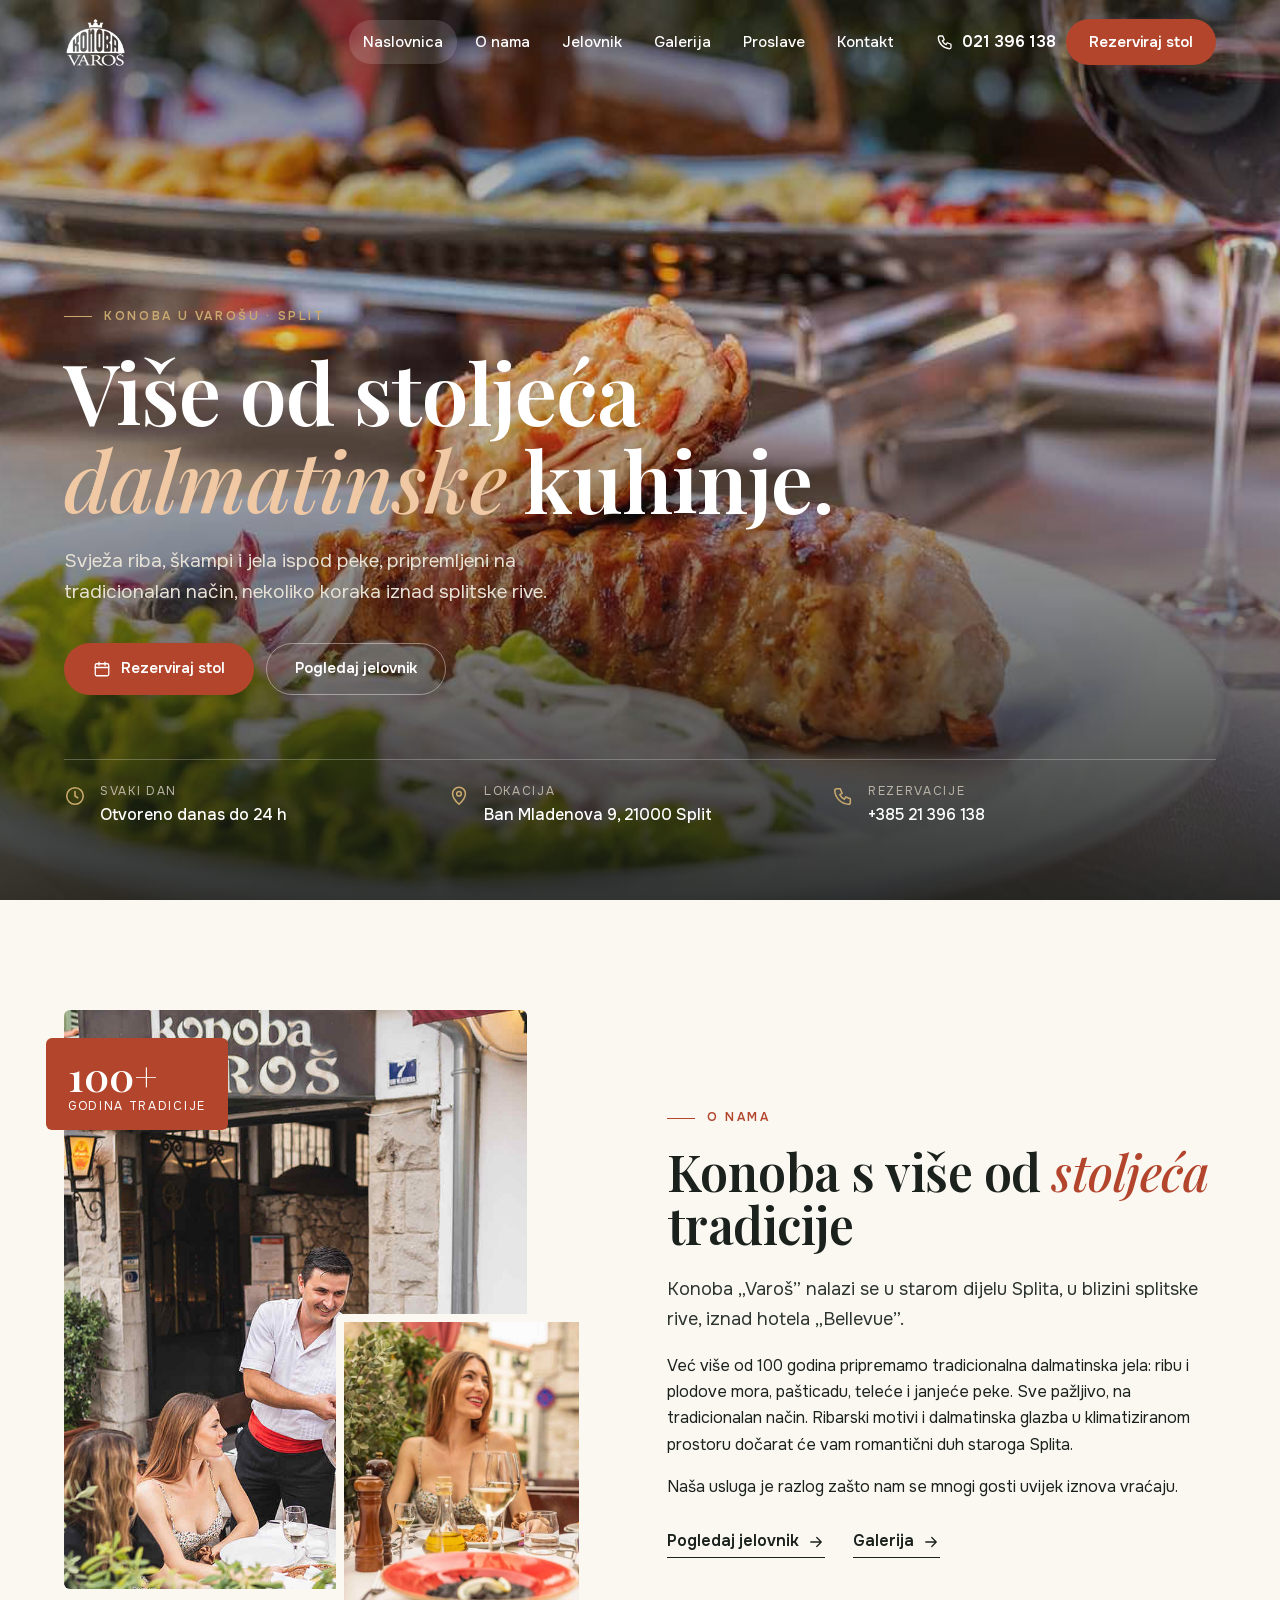
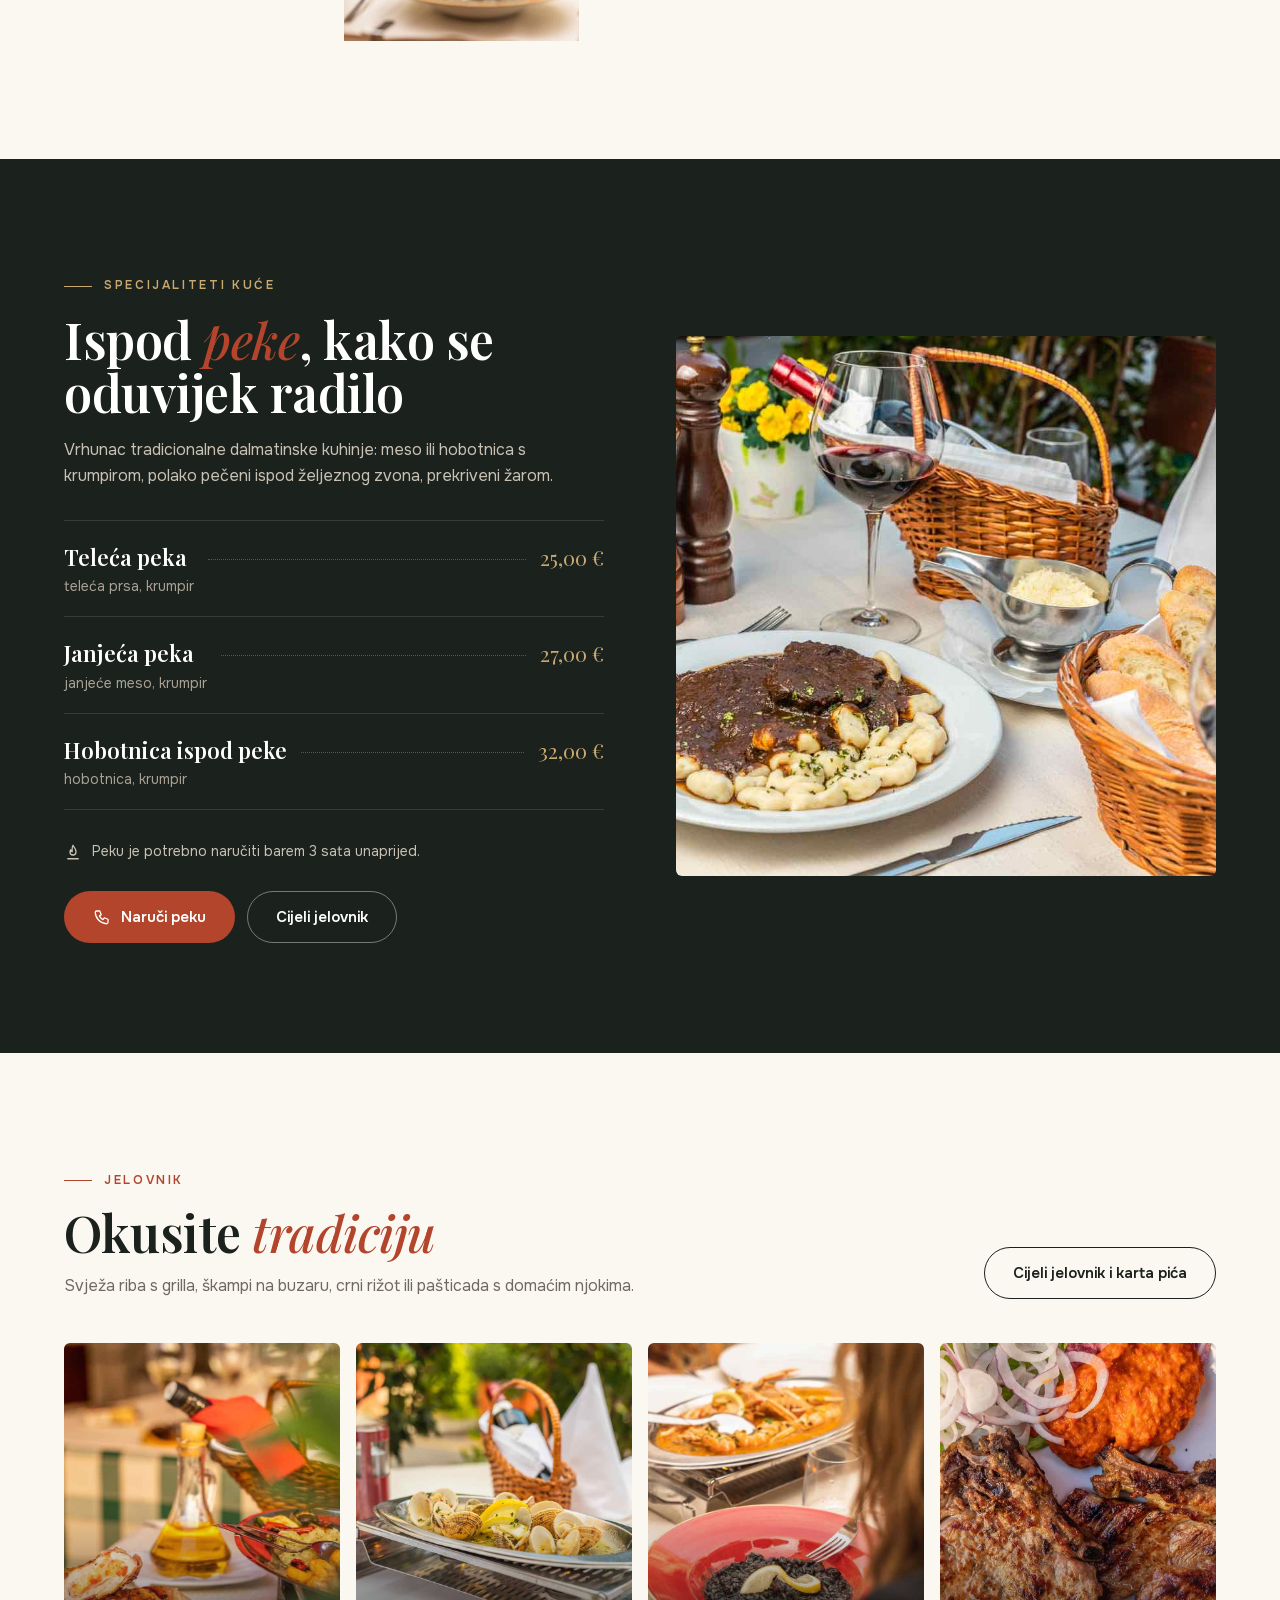
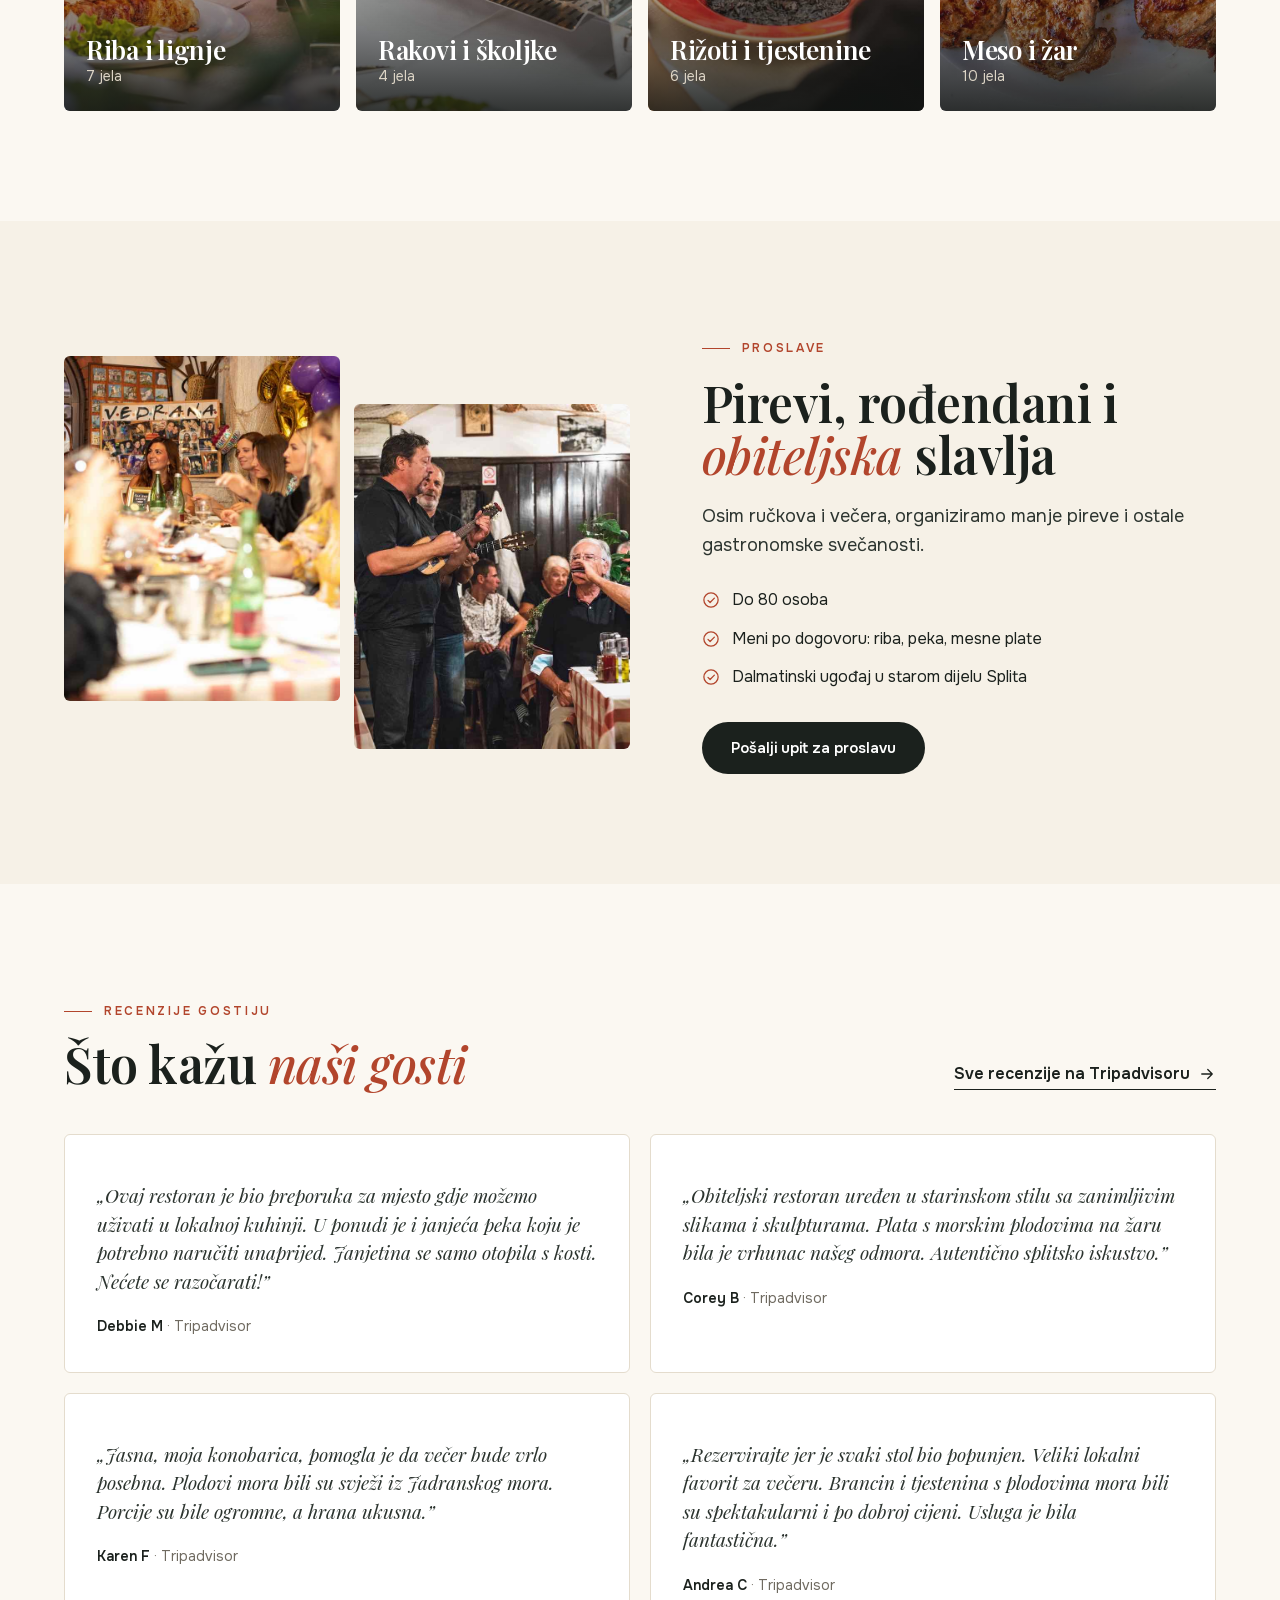
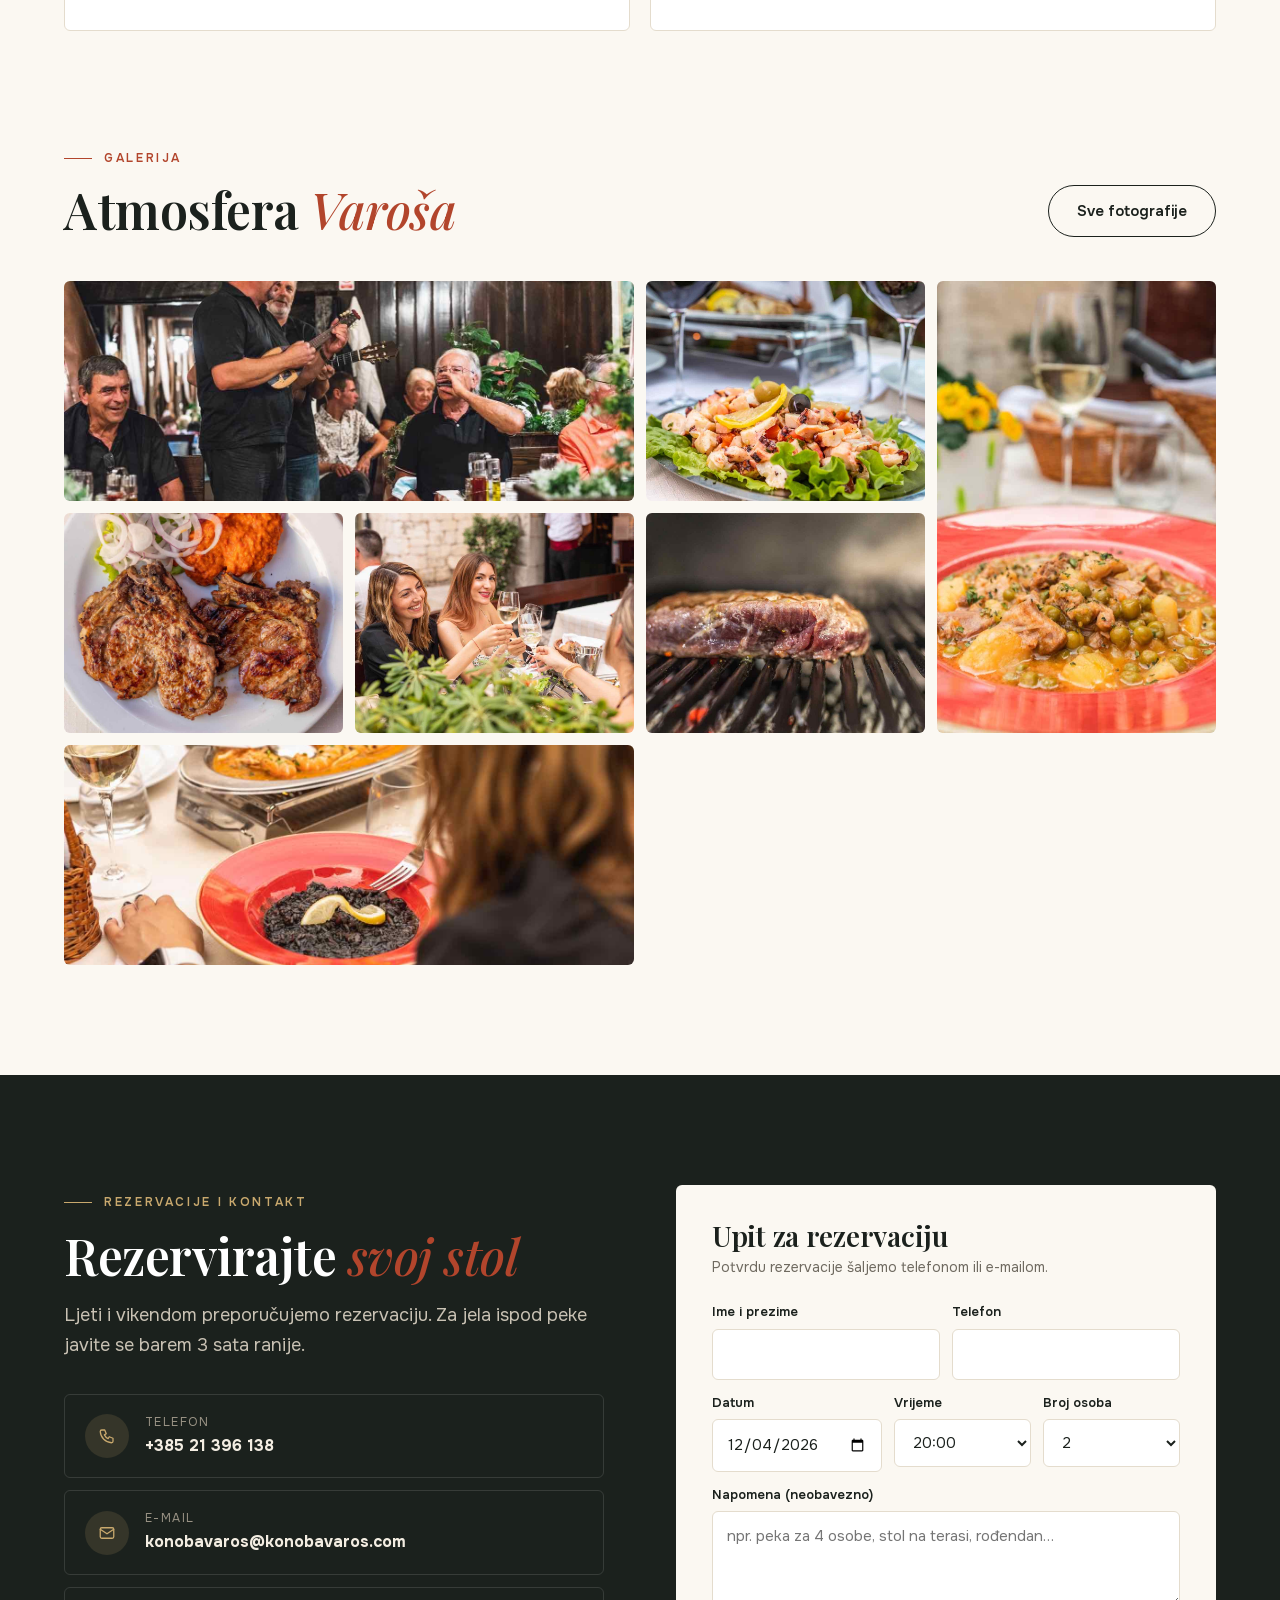
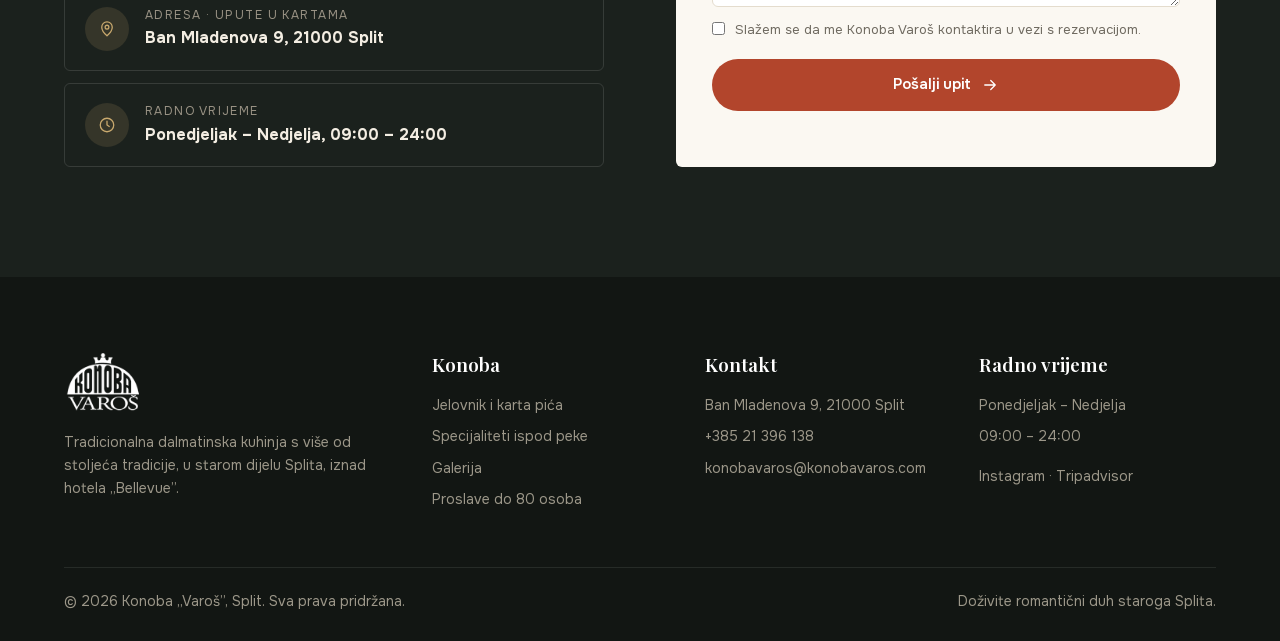
<file: index.html>
<!doctype html>
<html lang="hr">
<head>
<meta charset="utf-8">
<meta name="viewport" content="width=device-width, initial-scale=1">
<title>Konoba Varoš – tradicionalna dalmatinska kuhinja u srcu Splita</title>
<meta name="description" content="Konoba Varoš u starom dijelu Splita: više od 100 godina tradicije, riba i plodovi mora, jela ispod peke i pašticada. Otvoreno svaki dan 9–24 h. Rezervacije: 021 396 138.">
<meta name="theme-color" content="#1b211d">
<link rel="icon" href="img/konoba-varos-logotip.png">
<link rel="preload" href="fonts/playfair-normal-latin.woff2" as="font" type="font/woff2" crossorigin>
<link rel="preload" href="fonts/onest-latin.woff2" as="font" type="font/woff2" crossorigin>
<link rel="stylesheet" href="style.css">
<meta property="og:type" content="restaurant"><meta property="og:site_name" content="Konoba Varoš"><meta property="og:locale" content="hr_HR">
<meta property="og:title" content="Konoba Varoš – tradicionalna dalmatinska kuhinja u srcu Splita"><meta property="og:description" content="Konoba Varoš u starom dijelu Splita: više od 100 godina tradicije, riba i plodovi mora, jela ispod peke i pašticada. Otvoreno svaki dan 9–24 h. Rezervacije: 021 396 138.">
<meta property="og:image" content="img/konoba-varos-galerija-0254.jpg">
<link rel="preload" as="image" href="img/konoba-varos-galerija-0254.jpg">
<script type="application/ld+json">{"@context": "https://schema.org", "@type": "Restaurant", "name": "Konoba Varoš", "servesCuisine": ["Dalmatinska", "Mediteranska", "Riba i plodovi mora"], "telephone": "+385 21 396 138", "email": "konobavaros@konobavaros.com", "priceRange": "€€", "acceptsReservations": "True", "address": {"@type": "PostalAddress", "streetAddress": "Ban Mladenova 9", "postalCode": "21000", "addressLocality": "Split", "addressCountry": "HR"}, "openingHoursSpecification": [{"@type": "OpeningHoursSpecification", "dayOfWeek": ["Monday", "Tuesday", "Wednesday", "Thursday", "Friday", "Saturday", "Sunday"], "opens": "09:00", "closes": "24:00"}], "sameAs": ["https://www.instagram.com/konoba_varos/", "https://www.tripadvisor.com/Restaurant_Review-g295370-d1474535-Reviews-Konoba_Varos-Split_Split_Dalmatia_County_Dalmatia.html"]}</script>
</head>
<body>
<svg width="0" height="0" style="position:absolute" aria-hidden="true"><symbol id="phone" viewBox="0 0 24 24" fill="none" stroke="currentColor" stroke-width="1.7" stroke-linecap="round" stroke-linejoin="round"><path d="M5 4h4l2 5-2.5 1.5a11 11 0 0 0 5 5L15 13l5 2v4a2 2 0 0 1-2 2A16 16 0 0 1 3 6a2 2 0 0 1 2-2"/></symbol><symbol id="pin" viewBox="0 0 24 24" fill="none" stroke="currentColor" stroke-width="1.7" stroke-linecap="round" stroke-linejoin="round"><path d="M12 21s-7-6.2-7-11.5a7 7 0 0 1 14 0C19 14.8 12 21 12 21z"/><circle cx="12" cy="9.5" r="2.5"/></symbol><symbol id="clock" viewBox="0 0 24 24" fill="none" stroke="currentColor" stroke-width="1.7" stroke-linecap="round" stroke-linejoin="round"><circle cx="12" cy="12" r="9"/><path d="M12 7v5l3 2"/></symbol><symbol id="mail" viewBox="0 0 24 24" fill="none" stroke="currentColor" stroke-width="1.7" stroke-linecap="round" stroke-linejoin="round"><rect x="3" y="5" width="18" height="14" rx="2"/><path d="m3 7 9 6 9-6"/></symbol><symbol id="arrow" viewBox="0 0 24 24" fill="none" stroke="currentColor" stroke-width="1.7" stroke-linecap="round" stroke-linejoin="round"><path d="M5 12h14M13 6l6 6-6 6"/></symbol><symbol id="ok" viewBox="0 0 24 24" fill="none" stroke="currentColor" stroke-width="1.7" stroke-linecap="round" stroke-linejoin="round"><circle cx="12" cy="12" r="9.5"/><path d="m8 12.5 2.8 2.8L16.5 9.5"/></symbol><symbol id="fire" viewBox="0 0 24 24" fill="none" stroke="currentColor" stroke-width="1.7" stroke-linecap="round" stroke-linejoin="round"><path d="M12 3c1 3 4 4.5 4 9a4 4 0 0 1-8 0c0-2 1-3 1-3 0 1.5 1 2.5 2 2.5 0-3-1-5 1-8.5z"/><path d="M5 21h14"/></symbol><symbol id="search" viewBox="0 0 24 24" fill="none" stroke="currentColor" stroke-width="1.7" stroke-linecap="round" stroke-linejoin="round"><circle cx="11" cy="11" r="7"/><path d="m20 20-3.5-3.5"/></symbol><symbol id="cal" viewBox="0 0 24 24" fill="none" stroke="currentColor" stroke-width="1.7" stroke-linecap="round" stroke-linejoin="round"><rect x="3" y="5" width="18" height="16" rx="2"/><path d="M3 10h18M8 3v4M16 3v4"/></symbol><symbol id="ig" viewBox="0 0 24 24" fill="none" stroke="currentColor" stroke-width="1.7" stroke-linecap="round" stroke-linejoin="round"><rect x="3" y="3" width="18" height="18" rx="5"/><circle cx="12" cy="12" r="4"/><circle cx="17.5" cy="6.5" r=".8" fill="currentColor"/></symbol></svg>
<header class="nav" data-cms-shared="zaglavlje"><div class="wrap">
  <a class="logo" href="index.html" aria-label="Konoba Varoš – naslovnica"><img class="lt" src="img/konoba-varos-bijeli-logotip.png" alt="Konoba Varoš" width="200" height="164"><img class="dk" src="img/konoba-varos-logotip.png" alt="Konoba Varoš" width="200" height="161"></a>
  <ul class="menu"><li><a href="index.html" class="on">Naslovnica</a></li><li><a href="index.html#o-nama">O nama</a></li><li><a href="jelovnik.html">Jelovnik</a></li><li><a href="galerija.html">Galerija</a></li><li><a href="index.html#proslave">Proslave</a></li><li><a href="index.html#rezervacije">Kontakt</a></li></ul>
  <div class="cta">
    <a class="tel" href="tel:+38521396138"><svg class="i"><use href="#phone"/></svg><span>021 396 138</span></a>
    <a class="btn btn-terra" href="index.html#rezervacije">Rezerviraj stol</a>
    <button class="burger" aria-label="Izbornik" aria-expanded="false"><svg class="i" viewBox="0 0 24 24" fill="none" stroke="currentColor" stroke-width="2" stroke-linecap="round"><path d="M4 7h16M4 12h16M4 17h16"/></svg></button>
  </div>
</div></header>

<section class="hero">
  <div class="wrap">
    <span class="kick">Konoba u Varošu · Split</span>
    <h1>Više od stoljeća <em>dalmatinske</em> kuhinje.</h1>
    <p>Svježa riba, škampi i jela ispod peke, pripremljeni na tradicionalan način, nekoliko koraka iznad splitske rive.</p>
    <div class="acts">
      <a class="btn btn-terra" href="#rezervacije"><svg class="i"><use href="#cal"/></svg>Rezerviraj stol</a>
      <a class="btn btn-line" href="jelovnik.html">Pogledaj jelovnik</a>
    </div>
    <div class="facts">
      <div><svg class="i"><use href="#clock"/></svg><span><small>Svaki dan</small><b data-open>09:00 – 24:00</b></span></div>
      <div><svg class="i"><use href="#pin"/></svg><span><small>Lokacija</small><b>Ban Mladenova 9, 21000 Split</b></span></div>
      <div><svg class="i"><use href="#phone"/></svg><span><small>Rezervacije</small><b><a href="tel:+38521396138">+385 21 396 138</a></b></span></div>
    </div>
  </div>
</section>

<section id="o-nama">
  <div class="wrap about">
    <div class="pics rv">
      <img src="img/dobrodosli-u-konobu-varos.jpg" alt="Konobar dočekuje goste na ulazu u Konobu Varoš" loading="lazy" width="911" height="963">
      <img src="img/konoba-varos-galerija-3888.jpg" alt="Gošća uz čašu vina u Konobi Varoš" loading="lazy" width="858" height="1240">
      <div class="badge"><b>100+</b><span>godina tradicije</span></div>
    </div>
    <div class="rv">
      <span class="kick">O nama</span>
      <h2>Konoba s više od <em>stoljeća</em> tradicije</h2>
      <p class="lead">Konoba „Varoš” nalazi se u starom dijelu Splita, u blizini splitske rive, iznad hotela „Bellevue”.</p>
      <p style="margin-top:18px">Već više od 100 godina pripremamo tradicionalna dalmatinska jela: ribu i plodove mora, pašticadu, teleće i janjeće peke. Sve pažljivo, na tradicionalan način. Ribarski motivi i dalmatinska glazba u klimatiziranom prostoru dočarat će vam romantični duh staroga Splita.</p>
      <p>Naša usluga je razlog zašto nam se mnogi gosti uvijek iznova vraćaju.</p>
      <div class="sig"><a class="link" href="jelovnik.html">Pogledaj jelovnik <svg class="i"><use href="#arrow"/></svg></a><a class="link" href="galerija.html">Galerija <svg class="i"><use href="#arrow"/></svg></a></div>
    </div>
  </div>
</section>

<section class="peka" id="peka">
  <div class="wrap">
    <div class="rv">
      <span class="kick">Specijaliteti kuće</span>
      <h2>Ispod <em>peke</em>, kako se oduvijek radilo</h2>
      <p>Vrhunac tradicionalne dalmatinske kuhinje: meso ili hobotnica s krumpirom, polako pečeni ispod željeznog zvona, prekriveni žarom.</p>
      <ul class="plist">
        <li><span><b>Teleća peka</b><br><span>teleća prsa, krumpir</span></span><span class="dots"></span><span class="pr">25,00 €</span></li><li><span><b>Janjeća peka</b><br><span>janjeće meso, krumpir</span></span><span class="dots"></span><span class="pr">27,00 €</span></li><li><span><b>Hobotnica ispod peke</b><br><span>hobotnica, krumpir</span></span><span class="dots"></span><span class="pr">32,00 €</span></li>
      </ul>
      <p class="note"><svg class="i"><use href="#fire"/></svg>Peku je potrebno naručiti barem 3 sata unaprijed.</p>
      <div style="margin-top:28px;display:flex;gap:12px;flex-wrap:wrap"><a class="btn btn-terra" href="tel:+38521396138"><svg class="i"><use href="#phone"/></svg>Naruči peku</a><a class="btn btn-line" href="jelovnik.html">Cijeli jelovnik</a></div>
    </div>
    <div class="ph rv"><img src="img/konoba-varos-galerija-0089.jpg" alt="Tradicionalno jelo Konobe Varoš" loading="lazy" width="1240" height="827"></div>
  </div>
</section>

<section id="jelovnik">
  <div class="wrap">
    <div class="sh rv">
      <div><span class="kick">Jelovnik</span><h2 style="margin-top:16px">Okusite <em>tradiciju</em></h2><p class="mute">Svježa riba s grilla, škampi na buzaru, crni rižot ili pašticada s domaćim njokima.</p></div>
      <a class="btn btn-ghost" href="jelovnik.html">Cijeli jelovnik i karta pića</a>
    </div>
    <div class="cats">
      <a class="cat rv" href="jelovnik.html#riba-i-lignje"><img src="img/konoba-varos-galerija-0277.jpg" alt="Riba i lignje" loading="lazy" width="1240" height="827"><div><h3>Riba i lignje</h3><span>7 jela</span></div></a><a class="cat rv" href="jelovnik.html#rakovi-i-skoljke"><img src="img/konoba-varos-galerija-9798.jpg" alt="Rakovi i školjke" loading="lazy" width="1240" height="827"><div><h3>Rakovi i školjke</h3><span>4 jela</span></div></a><a class="cat rv" href="jelovnik.html#topla-predjela"><img src="img/konoba-varos-galerija-3780.jpg" alt="Rižoti i tjestenine" loading="lazy" width="1240" height="827"><div><h3>Rižoti i tjestenine</h3><span>6 jela</span></div></a><a class="cat rv" href="jelovnik.html#jela-od-mesa"><img src="img/konoba-varos-galerija-0229.jpg" alt="Meso i žar" loading="lazy" width="1240" height="827"><div><h3>Meso i žar</h3><span>10 jela</span></div></a>
    </div>
  </div>
</section>

<section class="events" id="proslave">
  <div class="wrap">
    <div class="ph rv">
      <img src="img/konoba-varos-galerija-47.jpg" alt="Proslava u Konobi Varoš" loading="lazy" width="1240" height="824">
      <img src="img/konoba-varos-galerija-3599-2.jpg" alt="Dalmatinska glazba uživo u konobi" loading="lazy" width="1240" height="827">
    </div>
    <div class="rv">
      <span class="kick">Proslave</span>
      <h2>Pirevi, rođendani i <em>obiteljska</em> slavlja</h2>
      <p class="lead">Osim ručkova i večera, organiziramo manje pireve i ostale gastronomske svečanosti.</p>
      <ul class="ticks">
        <li><svg class="i"><use href="#ok"/></svg>Do 80 osoba</li>
        <li><svg class="i"><use href="#ok"/></svg>Meni po dogovoru: riba, peka, mesne plate</li>
        <li><svg class="i"><use href="#ok"/></svg>Dalmatinski ugođaj u starom dijelu Splita</li>
      </ul>
      <a class="btn btn-ink" href="#rezervacije">Pošalji upit za proslavu</a>
    </div>
  </div>
</section>

<section id="recenzije" style="padding-top:110px">
  <div class="wrap">
    <div class="sh rv">
      <div><span class="kick">Recenzije gostiju</span><h2 style="margin-top:16px">Što kažu <em>naši gosti</em></h2></div>
      <a class="link" href="https://www.tripadvisor.com/Restaurant_Review-g295370-d1474535-Reviews-Konoba_Varos-Split_Split_Dalmatia_County_Dalmatia.html" target="_blank" rel="noopener">Sve recenzije na Tripadvisoru <svg class="i"><use href="#arrow"/></svg></a>
    </div>
    <div class="revs">
      <figure class="rev rv"><blockquote>„Ovaj restoran je bio preporuka za mjesto gdje možemo uživati u lokalnoj kuhinji. U ponudi je i janjeća peka koju je potrebno naručiti unaprijed. Janjetina se samo otopila s kosti. Nećete se razočarati!”</blockquote><cite>Debbie M <span>· Tripadvisor</span></cite></figure><figure class="rev rv"><blockquote>„Obiteljski restoran uređen u starinskom stilu sa zanimljivim slikama i skulpturama. Plata s morskim plodovima na žaru bila je vrhunac našeg odmora. Autentično splitsko iskustvo.”</blockquote><cite>Corey B <span>· Tripadvisor</span></cite></figure><figure class="rev rv"><blockquote>„Jasna, moja konobarica, pomogla je da večer bude vrlo posebna. Plodovi mora bili su svježi iz Jadranskog mora. Porcije su bile ogromne, a hrana ukusna.”</blockquote><cite>Karen F <span>· Tripadvisor</span></cite></figure><figure class="rev rv"><blockquote>„Rezervirajte jer je svaki stol bio popunjen. Veliki lokalni favorit za večeru. Brancin i tjestenina s plodovima mora bili su spektakularni i po dobroj cijeni. Usluga je bila fantastična.”</blockquote><cite>Andrea C <span>· Tripadvisor</span></cite></figure>
    </div>
  </div>
</section>

<section id="galerija" style="padding-top:0">
  <div class="wrap">
    <div class="sh rv">
      <div><span class="kick">Galerija</span><h2 style="margin-top:16px">Atmosfera <em>Varoša</em></h2></div>
      <a class="btn btn-ghost" href="galerija.html">Sve fotografije</a>
    </div>
    <div class="gal">
      <a class="w rv" href="img/konoba-varos-galerija-3599-2.jpg"><img src="img/konoba-varos-galerija-3599-2.jpg" alt="Klapa i gosti u konobi" loading="lazy"></a><a class=" rv" href="img/konoba-varos-galerija-9861.jpg"><img src="img/konoba-varos-galerija-9861.jpg" alt="Plata plodova mora" loading="lazy"></a><a class="t rv" href="img/konoba-varos-galerija-1067-2.jpg"><img src="img/konoba-varos-galerija-1067-2.jpg" alt="Domaće jelo" loading="lazy"></a><a class=" rv" href="img/konoba-varos-galerija-0229.jpg"><img src="img/konoba-varos-galerija-0229.jpg" alt="Meso sa žara" loading="lazy"></a><a class=" rv" href="img/konoba-varos-galerija-4138.jpg"><img src="img/konoba-varos-galerija-4138.jpg" alt="Gosti nazdravljaju" loading="lazy"></a><a class="w rv" href="img/konoba-varos-galerija-3780.jpg"><img src="img/konoba-varos-galerija-3780.jpg" alt="Crni rižot" loading="lazy"></a><a class=" rv" href="img/konoba-varos-galerija-01241.jpg"><img src="img/konoba-varos-galerija-01241.jpg" alt="Biftek na žaru" loading="lazy"></a>
    </div>
  </div>
</section>

<section class="book" id="rezervacije">
  <div class="wrap">
    <div class="rv">
      <span class="kick">Rezervacije i kontakt</span>
      <h2>Rezervirajte <em>svoj stol</em></h2>
      <p class="lead">Ljeti i vikendom preporučujemo rezervaciju. Za jela ispod peke javite se barem 3 sata ranije.</p>
      <div class="info">
        <a href="tel:+38521396138"><span class="ic"><svg class="i"><use href="#phone"/></svg></span><span><small>Telefon</small><b>+385 21 396 138</b></span></a>
        <a href="mailto:konobavaros@konobavaros.com"><span class="ic"><svg class="i"><use href="#mail"/></svg></span><span><small>E-mail</small><b>konobavaros@konobavaros.com</b></span></a>
        <a href="https://www.google.com/maps/search/?api=1&query=Konoba+Varo%C5%A1+Ban+Mladenova+9+Split" target="_blank" rel="noopener"><span class="ic"><svg class="i"><use href="#pin"/></svg></span><span><small>Adresa · upute u Kartama</small><b>Ban Mladenova 9, 21000 Split</b></span></a>
        <div><span class="ic"><svg class="i"><use href="#clock"/></svg></span><span><small>Radno vrijeme</small><b>Ponedjeljak – Nedjelja, 09:00 – 24:00</b></span></div>
      </div>
    </div>
    <form class="form upit rv" data-mail="konobavaros@konobavaros.com" novalidate>
      <h3>Upit za rezervaciju</h3>
      <p class="s">Potvrdu rezervacije šaljemo telefonom ili e-mailom.</p>
      <div class="fr"><div class="fi"><label for="ime">Ime i prezime</label><input id="ime" name="ime" required autocomplete="name"></div>
      <div class="fi"><label for="tel">Telefon</label><input id="tel" name="telefon" type="tel" required autocomplete="tel"></div></div>
      <div class="fr fr3"><div class="fi"><label for="datum">Datum</label><input id="datum" name="datum" type="date" required></div>
      <div class="fi"><label for="vrijeme">Vrijeme</label><select id="vrijeme" name="vrijeme" required><option>12:00</option><option>12:30</option><option>13:00</option><option>13:30</option><option>14:00</option><option>14:30</option><option>15:00</option><option>15:30</option><option>16:00</option><option>16:30</option><option>17:00</option><option>17:30</option><option>18:00</option><option>18:30</option><option>19:00</option><option>19:30</option><option selected>20:00</option><option>20:30</option><option>21:00</option><option>21:30</option><option>22:00</option><option>22:30</option></select></div>
      <div class="fi"><label for="osobe">Broj osoba</label><select id="osobe" name="osobe"><option>1</option><option selected>2</option><option>3</option><option>4</option><option>5</option><option>6</option><option>7</option><option>8</option><option>9</option><option>10</option><option>11</option><option>12</option><option>13+</option></select></div></div>
      <div class="fi"><label for="poruka">Napomena (neobavezno)</label><textarea id="poruka" name="poruka" placeholder="npr. peka za 4 osobe, stol na terasi, rođendan…"></textarea></div>
      <label class="chk"><input type="checkbox" required> Slažem se da me Konoba Varoš kontaktira u vezi s rezervacijom.</label>
      <button class="btn btn-terra" type="submit">Pošalji upit <svg class="i"><use href="#arrow"/></svg></button>
      <div class="ok" role="status">Otvorili smo vaš e-mail program s pripremljenom porukom. Hvala!</div>
    </form>
  </div>
</section>
<footer data-cms-shared="podnožje"><div class="wrap">
  <div>
    <img src="img/konoba-varos-bijeli-logotip.png" alt="Konoba Varoš" width="200" height="164">
    <p>Tradicionalna dalmatinska kuhinja s više od stoljeća tradicije, u starom dijelu Splita, iznad hotela „Bellevue”.</p>
  </div>
  <div><h4>Konoba</h4><ul>
    <li><a href="jelovnik.html">Jelovnik i karta pića</a></li>
    <li><a href="index.html#peka">Specijaliteti ispod peke</a></li>
    <li><a href="galerija.html">Galerija</a></li>
    <li><a href="index.html#proslave">Proslave do 80 osoba</a></li>
  </ul></div>
  <div><h4>Kontakt</h4><ul>
    <li><a href="https://www.google.com/maps/search/?api=1&query=Konoba+Varo%C5%A1+Ban+Mladenova+9+Split" target="_blank" rel="noopener">Ban Mladenova 9, 21000 Split</a></li>
    <li><a href="tel:+38521396138">+385 21 396 138</a></li>
    <li><a href="mailto:konobavaros@konobavaros.com">konobavaros@konobavaros.com</a></li>
  </ul></div>
  <div><h4>Radno vrijeme</h4><ul>
    <li>Ponedjeljak – Nedjelja</li>
    <li>09:00 – 24:00</li>
    <li style="margin-top:8px"><a href="https://www.instagram.com/konoba_varos/" target="_blank" rel="noopener">Instagram</a> · <a href="https://www.tripadvisor.com/Restaurant_Review-g295370-d1474535-Reviews-Konoba_Varos-Split_Split_Dalmatia_County_Dalmatia.html" target="_blank" rel="noopener">Tripadvisor</a></li>
  </ul></div>
  <div class="bot"><span>© 2026 Konoba „Varoš”, Split. Sva prava pridržana.</span><span>Doživite romantični duh staroga Splita.</span></div>
</div></footer>
<div class="fab" data-cms-shared="mobilni gumbi"><a class="btn btn-ink" href="tel:+38521396138"><svg class="i"><use href="#phone"/></svg>Nazovi</a><a class="btn btn-terra" href="index.html#rezervacije">Rezerviraj</a></div>
<script src="app.js"></script>
</body>
</html>
</file>
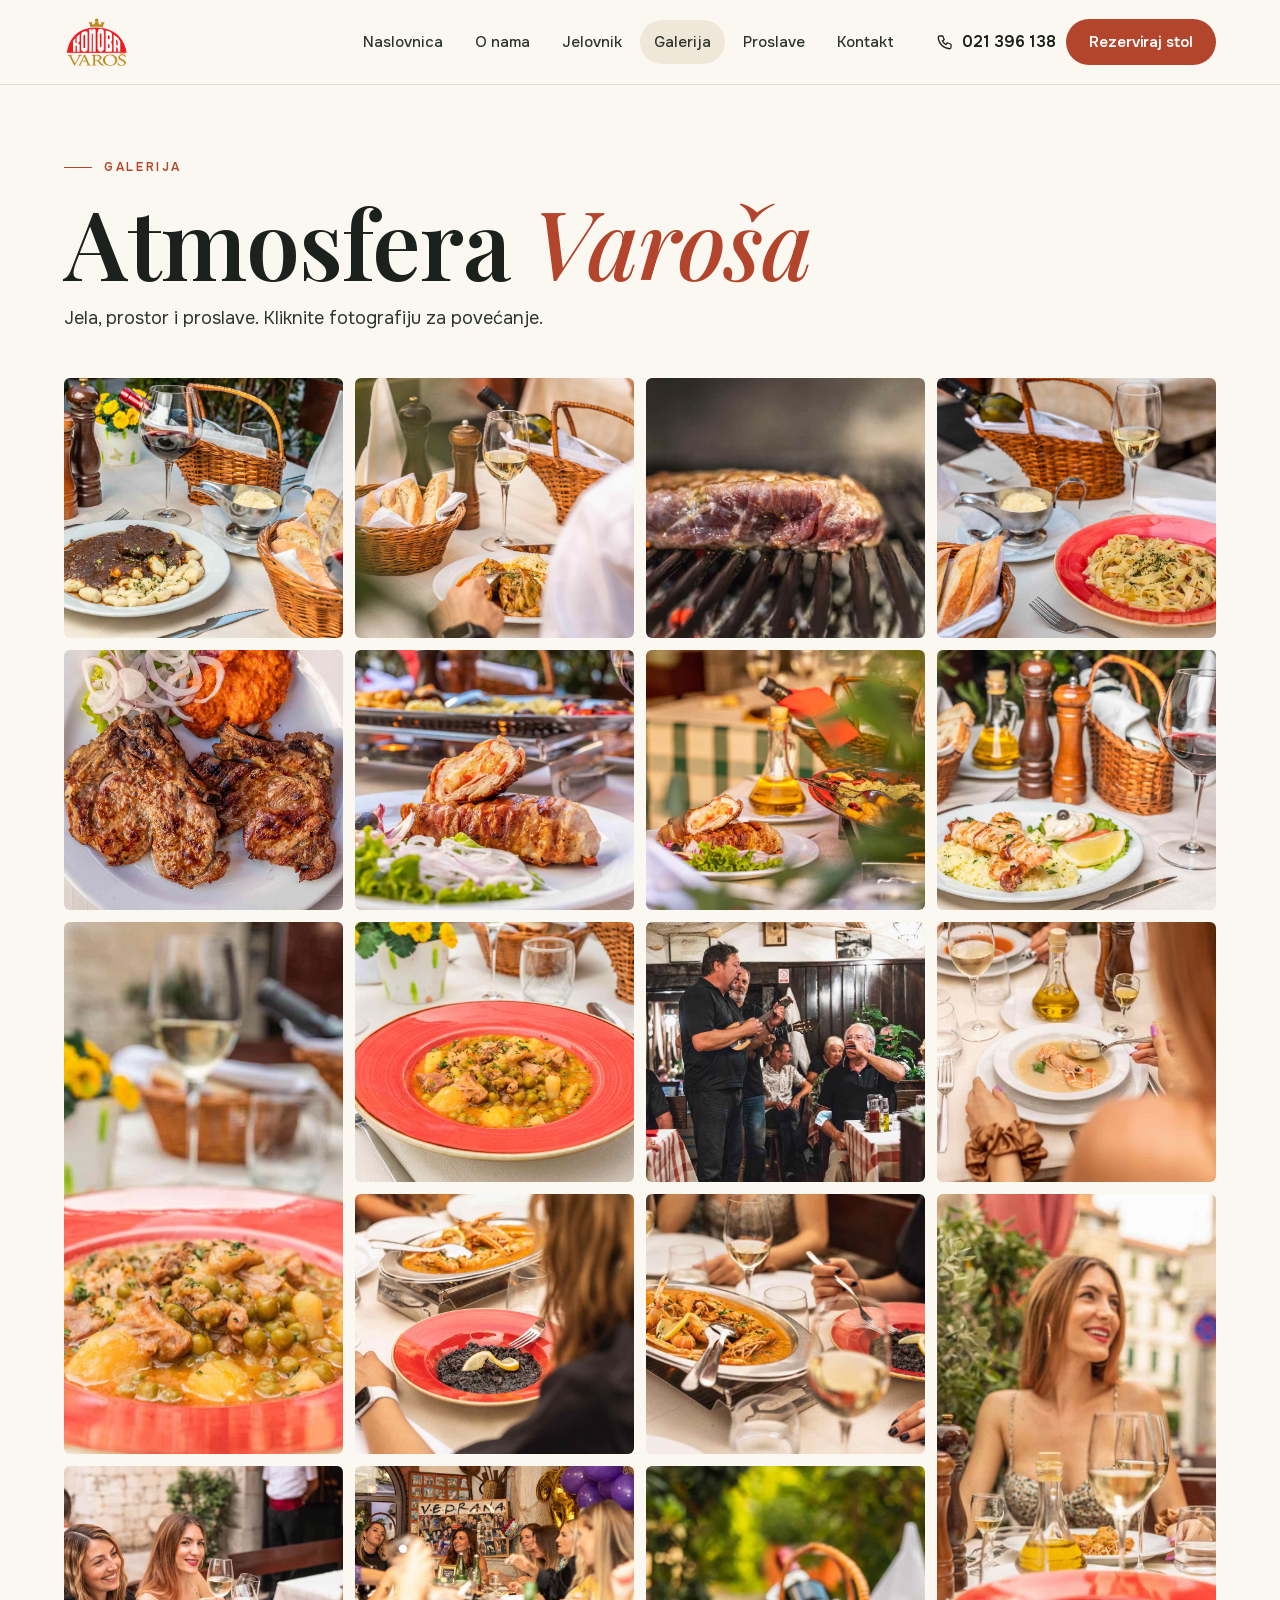
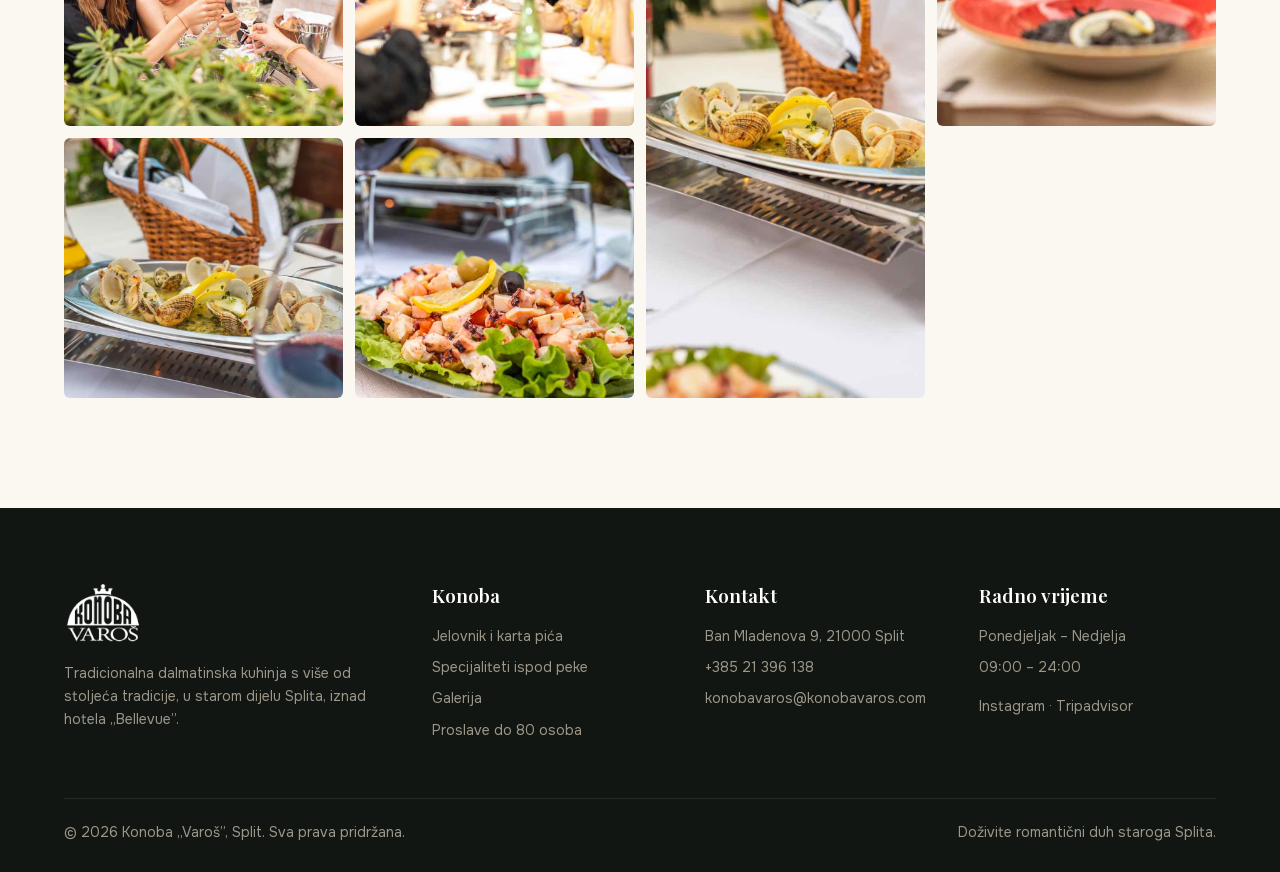
<file: galerija.html>
<!doctype html>
<html lang="hr">
<head>
<meta charset="utf-8">
<meta name="viewport" content="width=device-width, initial-scale=1">
<title>Galerija – Konoba Varoš Split</title>
<meta name="description" content="Fotografije jela, prostora i proslava u Konobi Varoš u Splitu.">
<meta name="theme-color" content="#1b211d">
<link rel="icon" href="img/konoba-varos-logotip.png">
<link rel="preload" href="fonts/playfair-normal-latin.woff2" as="font" type="font/woff2" crossorigin>
<link rel="preload" href="fonts/onest-latin.woff2" as="font" type="font/woff2" crossorigin>
<link rel="stylesheet" href="style.css">
<meta property="og:type" content="restaurant"><meta property="og:site_name" content="Konoba Varoš"><meta property="og:locale" content="hr_HR">
<meta property="og:title" content="Galerija – Konoba Varoš Split"><meta property="og:description" content="Fotografije jela, prostora i proslava u Konobi Varoš u Splitu.">
<meta property="og:image" content="img/konoba-varos-galerija-0254.jpg">

</head>
<body>
<svg width="0" height="0" style="position:absolute" aria-hidden="true"><symbol id="phone" viewBox="0 0 24 24" fill="none" stroke="currentColor" stroke-width="1.7" stroke-linecap="round" stroke-linejoin="round"><path d="M5 4h4l2 5-2.5 1.5a11 11 0 0 0 5 5L15 13l5 2v4a2 2 0 0 1-2 2A16 16 0 0 1 3 6a2 2 0 0 1 2-2"/></symbol><symbol id="pin" viewBox="0 0 24 24" fill="none" stroke="currentColor" stroke-width="1.7" stroke-linecap="round" stroke-linejoin="round"><path d="M12 21s-7-6.2-7-11.5a7 7 0 0 1 14 0C19 14.8 12 21 12 21z"/><circle cx="12" cy="9.5" r="2.5"/></symbol><symbol id="clock" viewBox="0 0 24 24" fill="none" stroke="currentColor" stroke-width="1.7" stroke-linecap="round" stroke-linejoin="round"><circle cx="12" cy="12" r="9"/><path d="M12 7v5l3 2"/></symbol><symbol id="mail" viewBox="0 0 24 24" fill="none" stroke="currentColor" stroke-width="1.7" stroke-linecap="round" stroke-linejoin="round"><rect x="3" y="5" width="18" height="14" rx="2"/><path d="m3 7 9 6 9-6"/></symbol><symbol id="arrow" viewBox="0 0 24 24" fill="none" stroke="currentColor" stroke-width="1.7" stroke-linecap="round" stroke-linejoin="round"><path d="M5 12h14M13 6l6 6-6 6"/></symbol><symbol id="ok" viewBox="0 0 24 24" fill="none" stroke="currentColor" stroke-width="1.7" stroke-linecap="round" stroke-linejoin="round"><circle cx="12" cy="12" r="9.5"/><path d="m8 12.5 2.8 2.8L16.5 9.5"/></symbol><symbol id="fire" viewBox="0 0 24 24" fill="none" stroke="currentColor" stroke-width="1.7" stroke-linecap="round" stroke-linejoin="round"><path d="M12 3c1 3 4 4.5 4 9a4 4 0 0 1-8 0c0-2 1-3 1-3 0 1.5 1 2.5 2 2.5 0-3-1-5 1-8.5z"/><path d="M5 21h14"/></symbol><symbol id="search" viewBox="0 0 24 24" fill="none" stroke="currentColor" stroke-width="1.7" stroke-linecap="round" stroke-linejoin="round"><circle cx="11" cy="11" r="7"/><path d="m20 20-3.5-3.5"/></symbol><symbol id="cal" viewBox="0 0 24 24" fill="none" stroke="currentColor" stroke-width="1.7" stroke-linecap="round" stroke-linejoin="round"><rect x="3" y="5" width="18" height="16" rx="2"/><path d="M3 10h18M8 3v4M16 3v4"/></symbol><symbol id="ig" viewBox="0 0 24 24" fill="none" stroke="currentColor" stroke-width="1.7" stroke-linecap="round" stroke-linejoin="round"><rect x="3" y="3" width="18" height="18" rx="5"/><circle cx="12" cy="12" r="4"/><circle cx="17.5" cy="6.5" r=".8" fill="currentColor"/></symbol></svg>
<header class="nav always" data-cms-shared="zaglavlje"><div class="wrap">
  <a class="logo" href="index.html" aria-label="Konoba Varoš – naslovnica"><img class="lt" src="img/konoba-varos-bijeli-logotip.png" alt="Konoba Varoš" width="200" height="164"><img class="dk" src="img/konoba-varos-logotip.png" alt="Konoba Varoš" width="200" height="161"></a>
  <ul class="menu"><li><a href="index.html">Naslovnica</a></li><li><a href="index.html#o-nama">O nama</a></li><li><a href="jelovnik.html">Jelovnik</a></li><li><a href="galerija.html" class="on">Galerija</a></li><li><a href="index.html#proslave">Proslave</a></li><li><a href="index.html#rezervacije">Kontakt</a></li></ul>
  <div class="cta">
    <a class="tel" href="tel:+38521396138"><svg class="i"><use href="#phone"/></svg><span>021 396 138</span></a>
    <a class="btn btn-terra" href="index.html#rezervacije">Rezerviraj stol</a>
    <button class="burger" aria-label="Izbornik" aria-expanded="false"><svg class="i" viewBox="0 0 24 24" fill="none" stroke="currentColor" stroke-width="2" stroke-linecap="round"><path d="M4 7h16M4 12h16M4 17h16"/></svg></button>
  </div>
</div></header>

<section style="padding-top:150px">
  <div class="wrap">
    <span class="kick">Galerija</span>
    <h1 style="font-size:clamp(52px,8vw,96px);margin-top:14px">Atmosfera <em>Varoša</em></h1>
    <p class="lead" style="margin-top:12px">Jela, prostor i proslave. Kliknite fotografiju za povećanje.</p>
    <div class="gal big">
      <a class="" href="img/konoba-varos-galerija-0089.jpg"><img src="img/konoba-varos-galerija-0089.jpg" alt="Konoba Varoš" loading="lazy"></a><a class="" href="img/konoba-varos-galerija-01140.jpg"><img src="img/konoba-varos-galerija-01140.jpg" alt="Konoba Varoš" loading="lazy"></a><a class="" href="img/konoba-varos-galerija-01241.jpg"><img src="img/konoba-varos-galerija-01241.jpg" alt="Konoba Varoš" loading="lazy"></a><a class="" href="img/konoba-varos-galerija-0184.jpg"><img src="img/konoba-varos-galerija-0184.jpg" alt="Konoba Varoš" loading="lazy"></a><a class="" href="img/konoba-varos-galerija-0229.jpg"><img src="img/konoba-varos-galerija-0229.jpg" alt="Konoba Varoš" loading="lazy"></a><a class="" href="img/konoba-varos-galerija-0254.jpg"><img src="img/konoba-varos-galerija-0254.jpg" alt="Konoba Varoš" loading="lazy"></a><a class="" href="img/konoba-varos-galerija-0277.jpg"><img src="img/konoba-varos-galerija-0277.jpg" alt="Konoba Varoš" loading="lazy"></a><a class="" href="img/konoba-varos-galerija-0913.jpg"><img src="img/konoba-varos-galerija-0913.jpg" alt="Konoba Varoš" loading="lazy"></a><a class="t" href="img/konoba-varos-galerija-1067-2.jpg"><img src="img/konoba-varos-galerija-1067-2.jpg" alt="Konoba Varoš" loading="lazy"></a><a class="" href="img/konoba-varos-galerija-1073.jpg"><img src="img/konoba-varos-galerija-1073.jpg" alt="Konoba Varoš" loading="lazy"></a><a class="" href="img/konoba-varos-galerija-3599-2.jpg"><img src="img/konoba-varos-galerija-3599-2.jpg" alt="Konoba Varoš" loading="lazy"></a><a class="" href="img/konoba-varos-galerija-3651.jpg"><img src="img/konoba-varos-galerija-3651.jpg" alt="Konoba Varoš" loading="lazy"></a><a class="" href="img/konoba-varos-galerija-3780.jpg"><img src="img/konoba-varos-galerija-3780.jpg" alt="Konoba Varoš" loading="lazy"></a><a class="" href="img/konoba-varos-galerija-3789.jpg"><img src="img/konoba-varos-galerija-3789.jpg" alt="Konoba Varoš" loading="lazy"></a><a class="t" href="img/konoba-varos-galerija-3888.jpg"><img src="img/konoba-varos-galerija-3888.jpg" alt="Konoba Varoš" loading="lazy"></a><a class="" href="img/konoba-varos-galerija-4138.jpg"><img src="img/konoba-varos-galerija-4138.jpg" alt="Konoba Varoš" loading="lazy"></a><a class="" href="img/konoba-varos-galerija-47.jpg"><img src="img/konoba-varos-galerija-47.jpg" alt="Konoba Varoš" loading="lazy"></a><a class="t" href="img/konoba-varos-galerija-9798.jpg"><img src="img/konoba-varos-galerija-9798.jpg" alt="Konoba Varoš" loading="lazy"></a><a class="" href="img/konoba-varos-galerija-9817-2.jpg"><img src="img/konoba-varos-galerija-9817-2.jpg" alt="Konoba Varoš" loading="lazy"></a><a class="" href="img/konoba-varos-galerija-9861.jpg"><img src="img/konoba-varos-galerija-9861.jpg" alt="Konoba Varoš" loading="lazy"></a>
    </div>
  </div>
</section>
<footer data-cms-shared="podnožje"><div class="wrap">
  <div>
    <img src="img/konoba-varos-bijeli-logotip.png" alt="Konoba Varoš" width="200" height="164">
    <p>Tradicionalna dalmatinska kuhinja s više od stoljeća tradicije, u starom dijelu Splita, iznad hotela „Bellevue”.</p>
  </div>
  <div><h4>Konoba</h4><ul>
    <li><a href="jelovnik.html">Jelovnik i karta pića</a></li>
    <li><a href="index.html#peka">Specijaliteti ispod peke</a></li>
    <li><a href="galerija.html">Galerija</a></li>
    <li><a href="index.html#proslave">Proslave do 80 osoba</a></li>
  </ul></div>
  <div><h4>Kontakt</h4><ul>
    <li><a href="https://www.google.com/maps/search/?api=1&query=Konoba+Varo%C5%A1+Ban+Mladenova+9+Split" target="_blank" rel="noopener">Ban Mladenova 9, 21000 Split</a></li>
    <li><a href="tel:+38521396138">+385 21 396 138</a></li>
    <li><a href="mailto:konobavaros@konobavaros.com">konobavaros@konobavaros.com</a></li>
  </ul></div>
  <div><h4>Radno vrijeme</h4><ul>
    <li>Ponedjeljak – Nedjelja</li>
    <li>09:00 – 24:00</li>
    <li style="margin-top:8px"><a href="https://www.instagram.com/konoba_varos/" target="_blank" rel="noopener">Instagram</a> · <a href="https://www.tripadvisor.com/Restaurant_Review-g295370-d1474535-Reviews-Konoba_Varos-Split_Split_Dalmatia_County_Dalmatia.html" target="_blank" rel="noopener">Tripadvisor</a></li>
  </ul></div>
  <div class="bot"><span>© 2026 Konoba „Varoš”, Split. Sva prava pridržana.</span><span>Doživite romantični duh staroga Splita.</span></div>
</div></footer>
<div class="fab" data-cms-shared="mobilni gumbi"><a class="btn btn-ink" href="tel:+38521396138"><svg class="i"><use href="#phone"/></svg>Nazovi</a><a class="btn btn-terra" href="index.html#rezervacije">Rezerviraj</a></div>
<script src="app.js"></script>
</body>
</html>
</file>
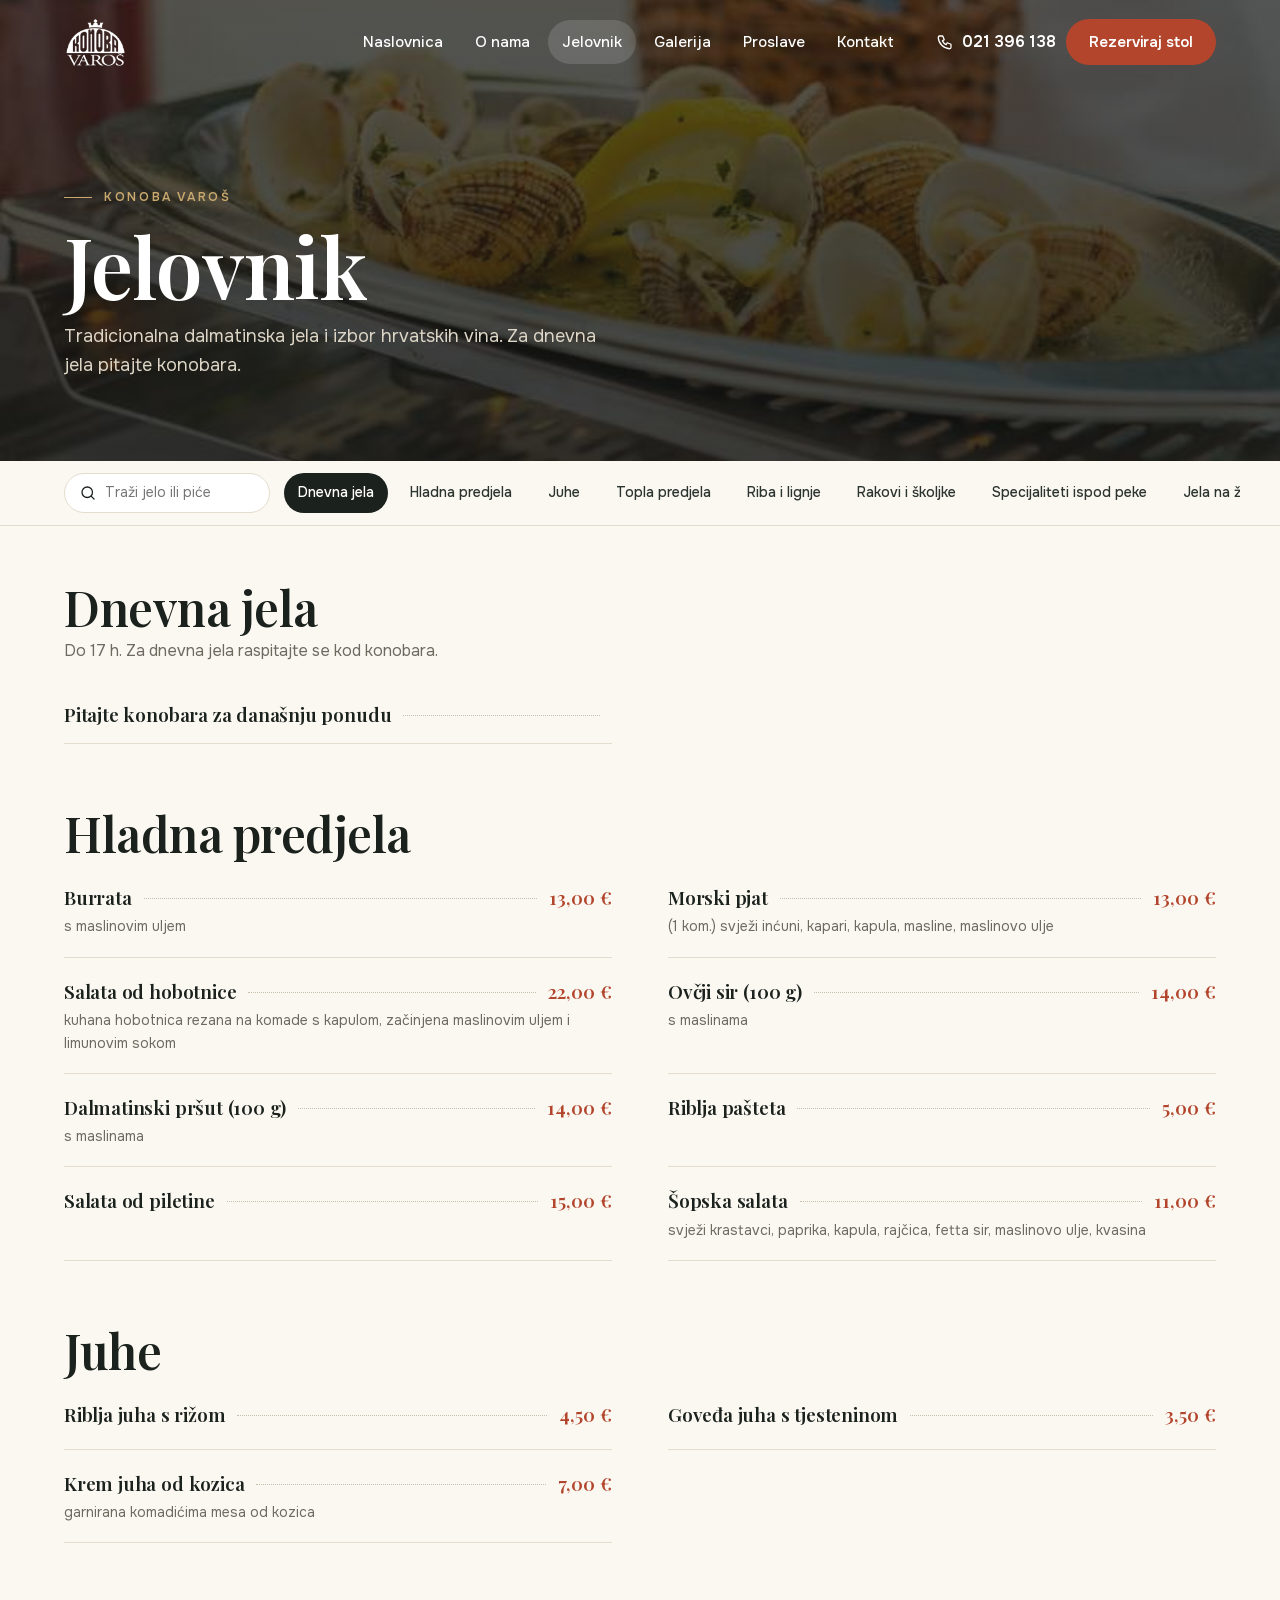
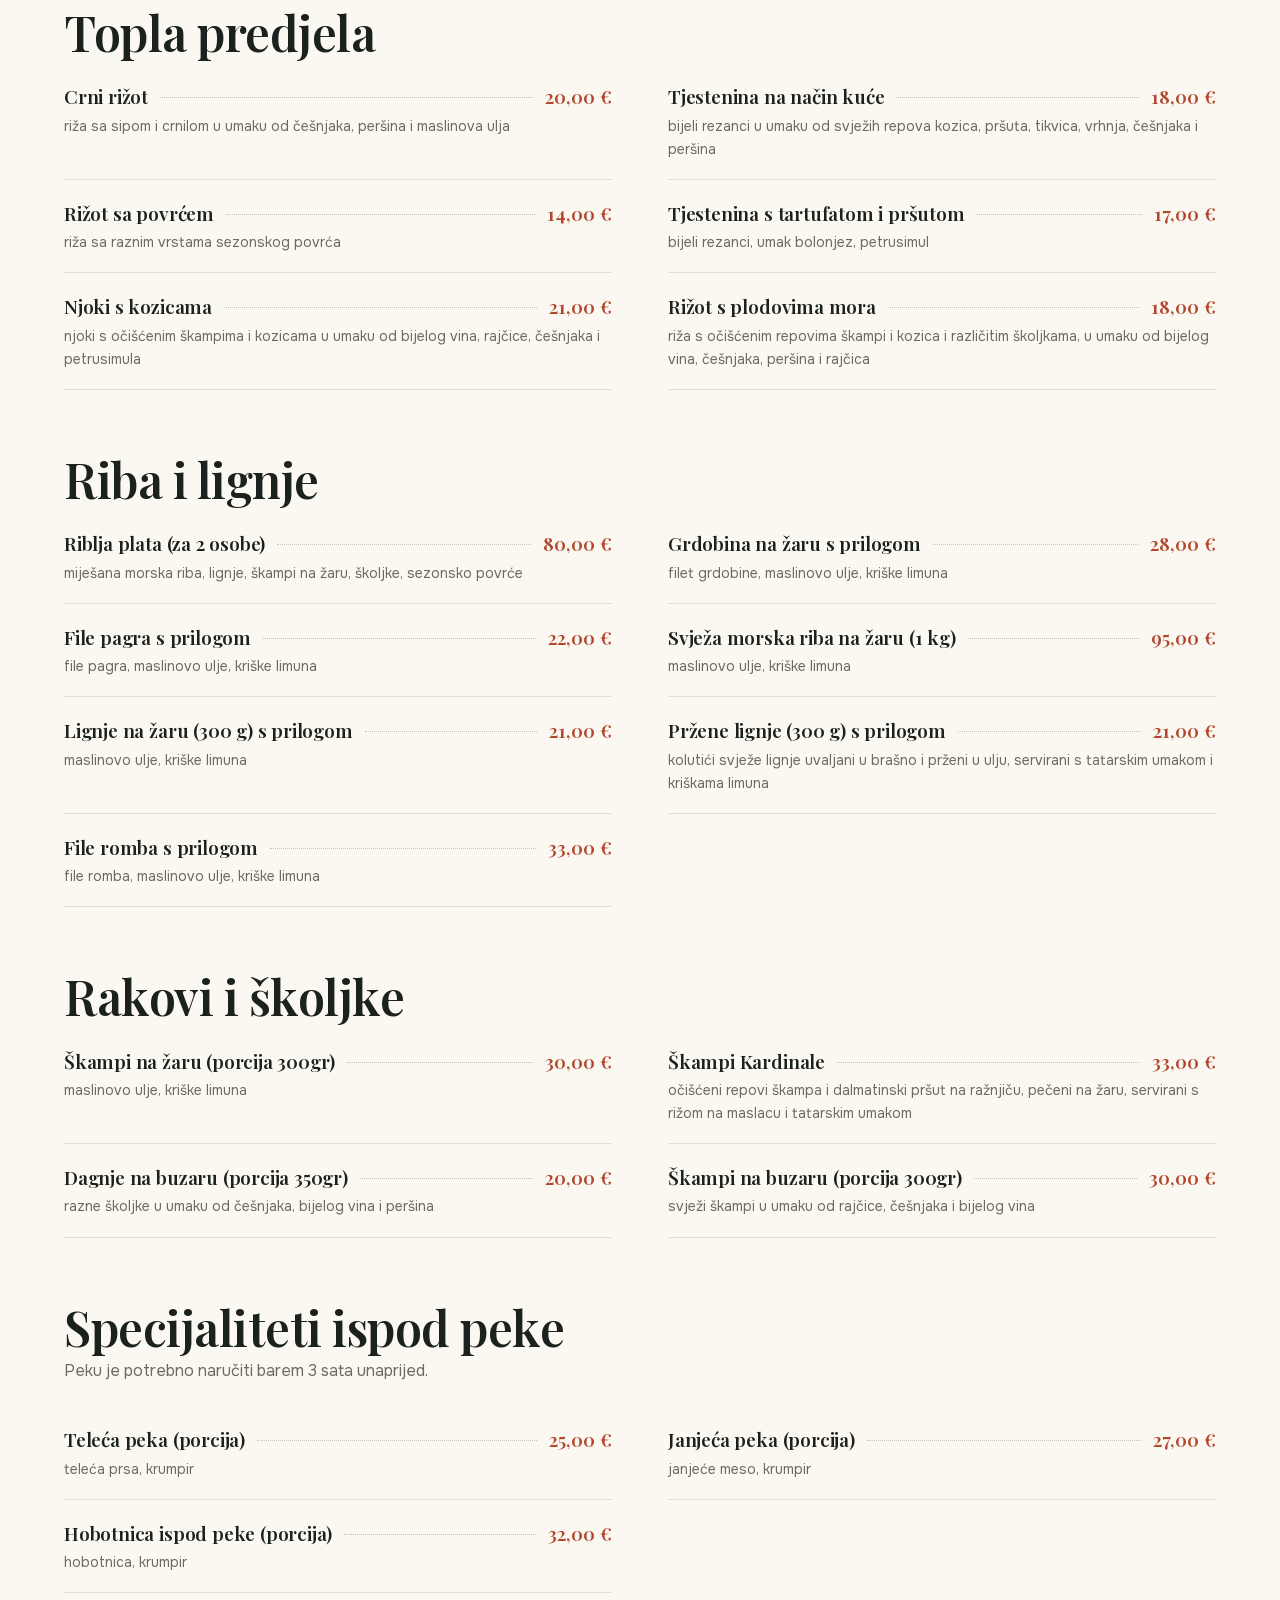
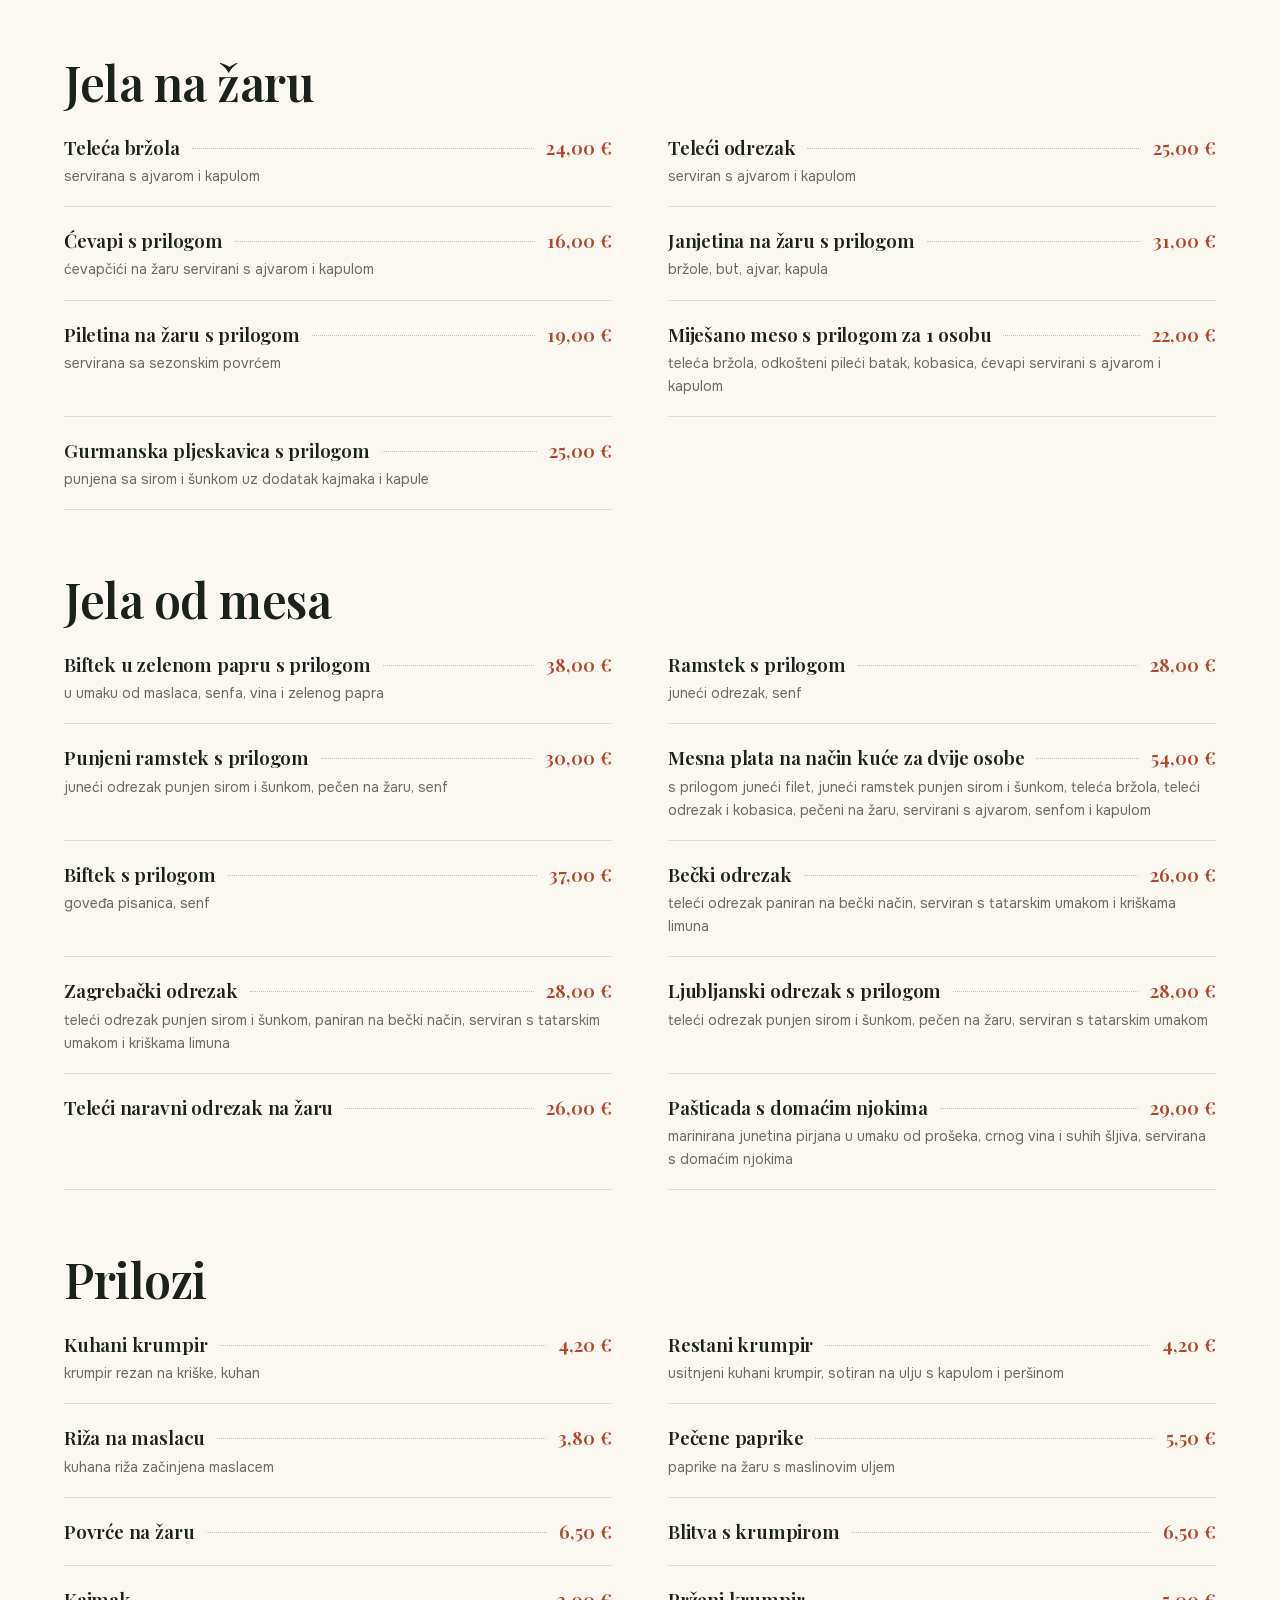
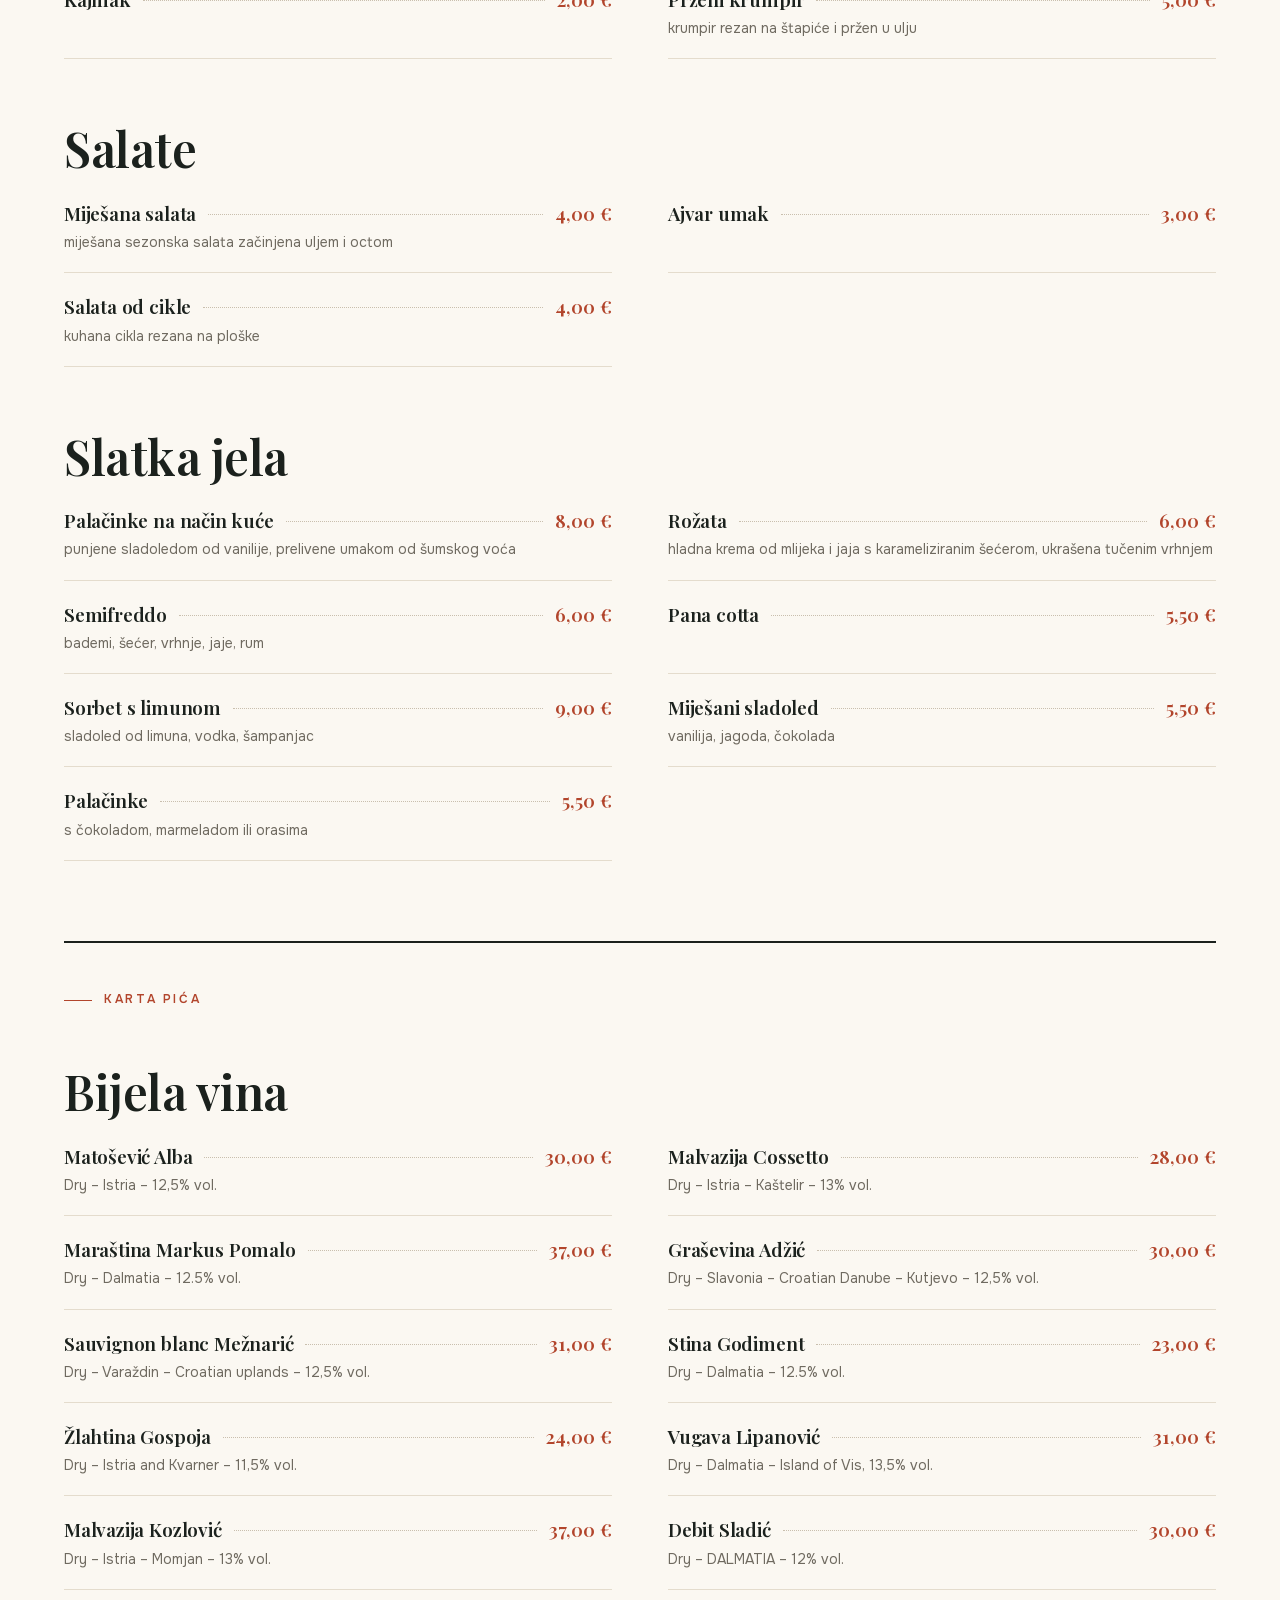
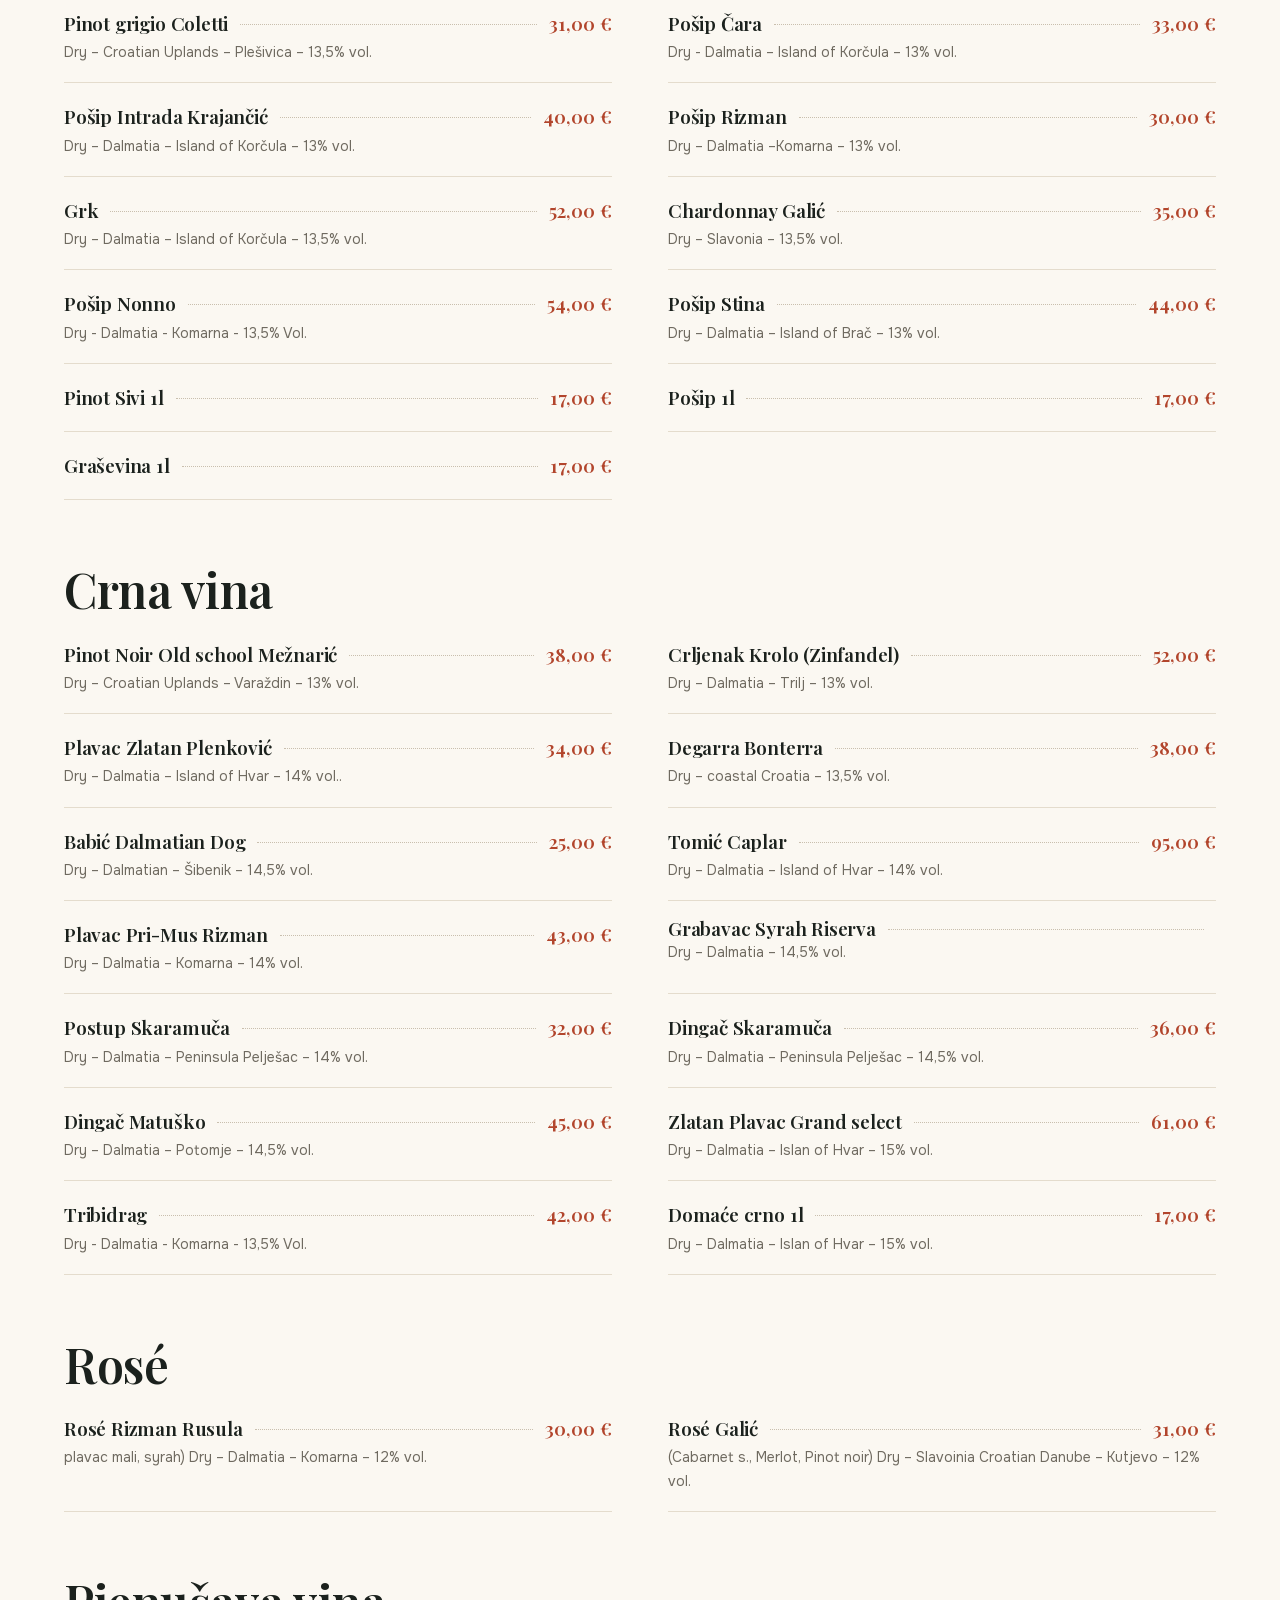
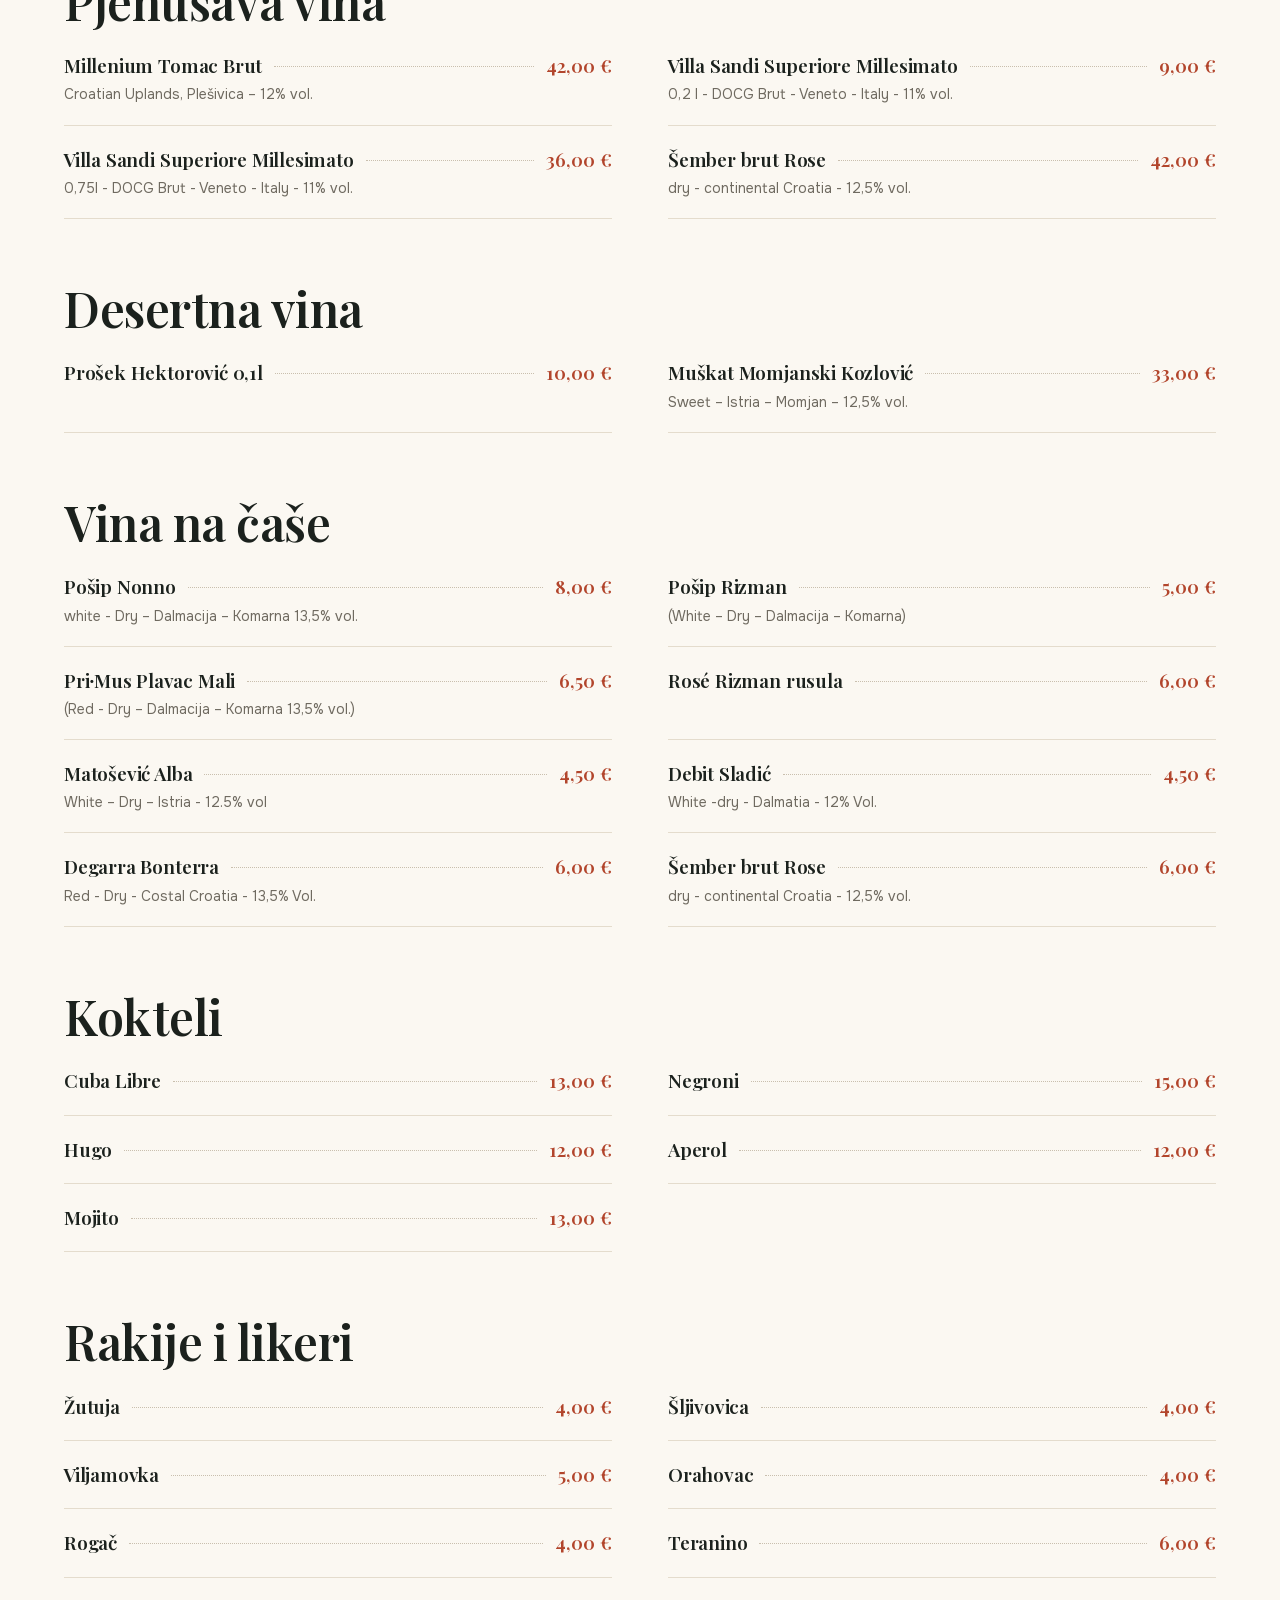
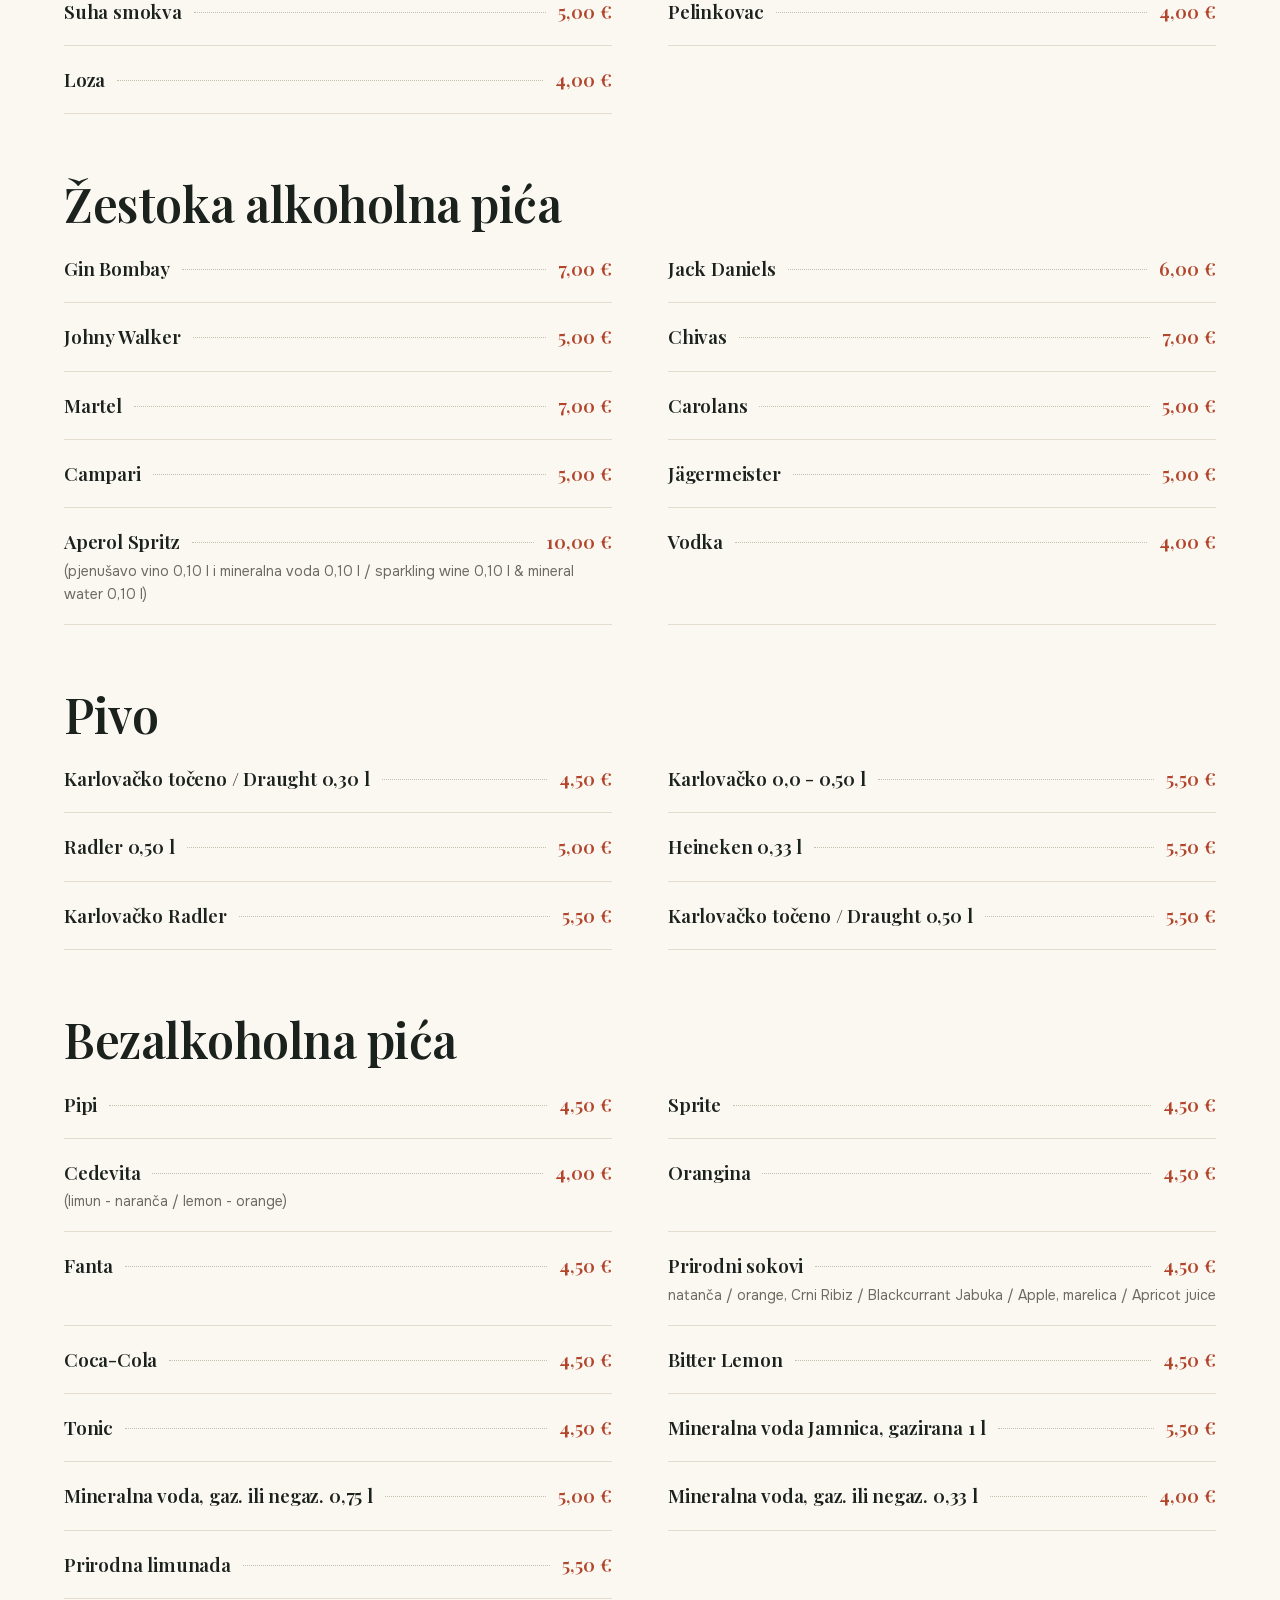
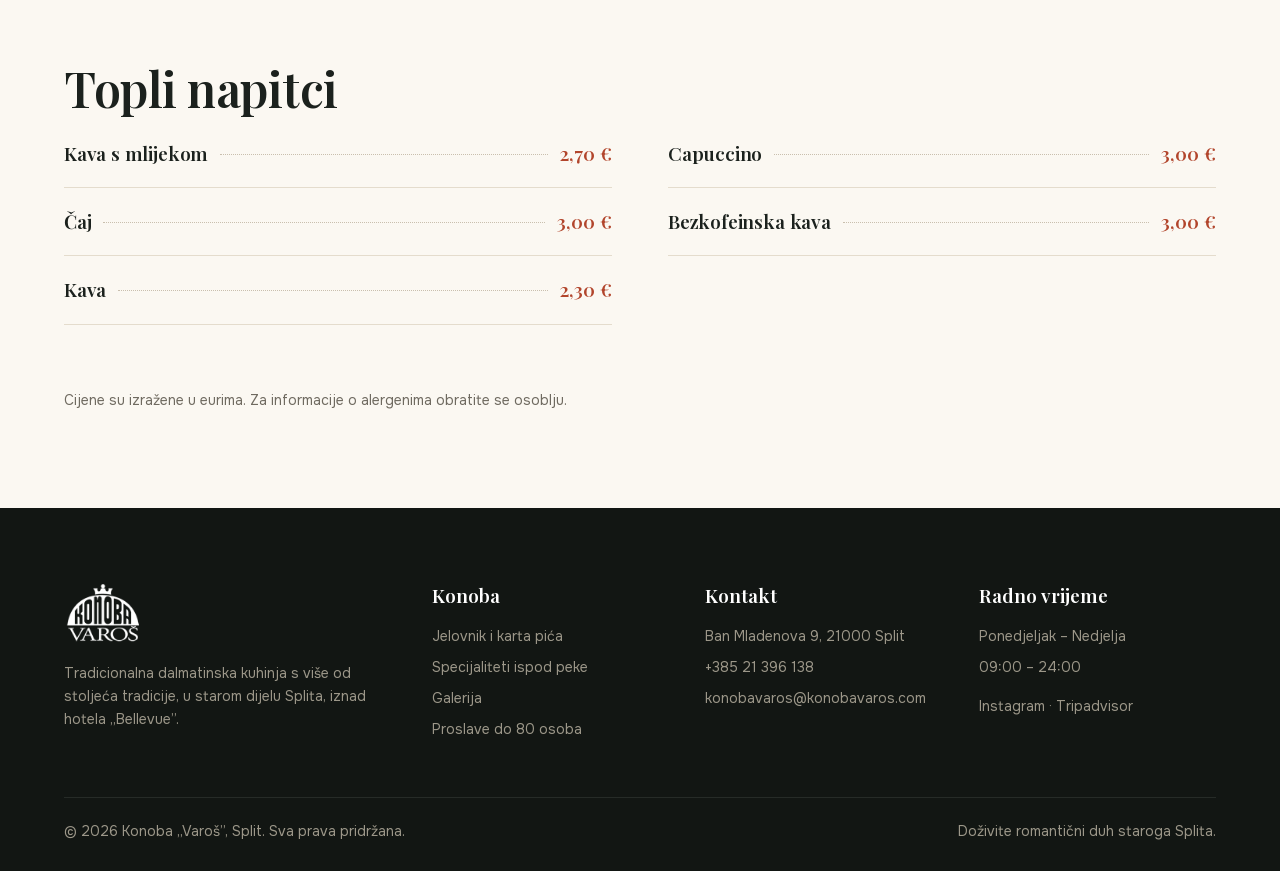
<file: jelovnik.html>
<!doctype html>
<html lang="hr">
<head>
<meta charset="utf-8">
<meta name="viewport" content="width=device-width, initial-scale=1">
<title>Jelovnik i karta pića – Konoba Varoš Split</title>
<meta name="description" content="Jelovnik Konobe Varoš: hladna i topla predjela, riba i lignje, rakovi i školjke, jela ispod peke, jela na žaru, pašticada te karta vina i pića.">
<meta name="theme-color" content="#1b211d">
<link rel="icon" href="img/konoba-varos-logotip.png">
<link rel="preload" href="fonts/playfair-normal-latin.woff2" as="font" type="font/woff2" crossorigin>
<link rel="preload" href="fonts/onest-latin.woff2" as="font" type="font/woff2" crossorigin>
<link rel="stylesheet" href="style.css">
<meta property="og:type" content="restaurant"><meta property="og:site_name" content="Konoba Varoš"><meta property="og:locale" content="hr_HR">
<meta property="og:title" content="Jelovnik i karta pića – Konoba Varoš Split"><meta property="og:description" content="Jelovnik Konobe Varoš: hladna i topla predjela, riba i lignje, rakovi i školjke, jela ispod peke, jela na žaru, pašticada te karta vina i pića.">
<meta property="og:image" content="img/konoba-varos-galerija-0254.jpg">

</head>
<body>
<svg width="0" height="0" style="position:absolute" aria-hidden="true"><symbol id="phone" viewBox="0 0 24 24" fill="none" stroke="currentColor" stroke-width="1.7" stroke-linecap="round" stroke-linejoin="round"><path d="M5 4h4l2 5-2.5 1.5a11 11 0 0 0 5 5L15 13l5 2v4a2 2 0 0 1-2 2A16 16 0 0 1 3 6a2 2 0 0 1 2-2"/></symbol><symbol id="pin" viewBox="0 0 24 24" fill="none" stroke="currentColor" stroke-width="1.7" stroke-linecap="round" stroke-linejoin="round"><path d="M12 21s-7-6.2-7-11.5a7 7 0 0 1 14 0C19 14.8 12 21 12 21z"/><circle cx="12" cy="9.5" r="2.5"/></symbol><symbol id="clock" viewBox="0 0 24 24" fill="none" stroke="currentColor" stroke-width="1.7" stroke-linecap="round" stroke-linejoin="round"><circle cx="12" cy="12" r="9"/><path d="M12 7v5l3 2"/></symbol><symbol id="mail" viewBox="0 0 24 24" fill="none" stroke="currentColor" stroke-width="1.7" stroke-linecap="round" stroke-linejoin="round"><rect x="3" y="5" width="18" height="14" rx="2"/><path d="m3 7 9 6 9-6"/></symbol><symbol id="arrow" viewBox="0 0 24 24" fill="none" stroke="currentColor" stroke-width="1.7" stroke-linecap="round" stroke-linejoin="round"><path d="M5 12h14M13 6l6 6-6 6"/></symbol><symbol id="ok" viewBox="0 0 24 24" fill="none" stroke="currentColor" stroke-width="1.7" stroke-linecap="round" stroke-linejoin="round"><circle cx="12" cy="12" r="9.5"/><path d="m8 12.5 2.8 2.8L16.5 9.5"/></symbol><symbol id="fire" viewBox="0 0 24 24" fill="none" stroke="currentColor" stroke-width="1.7" stroke-linecap="round" stroke-linejoin="round"><path d="M12 3c1 3 4 4.5 4 9a4 4 0 0 1-8 0c0-2 1-3 1-3 0 1.5 1 2.5 2 2.5 0-3-1-5 1-8.5z"/><path d="M5 21h14"/></symbol><symbol id="search" viewBox="0 0 24 24" fill="none" stroke="currentColor" stroke-width="1.7" stroke-linecap="round" stroke-linejoin="round"><circle cx="11" cy="11" r="7"/><path d="m20 20-3.5-3.5"/></symbol><symbol id="cal" viewBox="0 0 24 24" fill="none" stroke="currentColor" stroke-width="1.7" stroke-linecap="round" stroke-linejoin="round"><rect x="3" y="5" width="18" height="16" rx="2"/><path d="M3 10h18M8 3v4M16 3v4"/></symbol><symbol id="ig" viewBox="0 0 24 24" fill="none" stroke="currentColor" stroke-width="1.7" stroke-linecap="round" stroke-linejoin="round"><rect x="3" y="3" width="18" height="18" rx="5"/><circle cx="12" cy="12" r="4"/><circle cx="17.5" cy="6.5" r=".8" fill="currentColor"/></symbol></svg>
<header class="nav" data-cms-shared="zaglavlje"><div class="wrap">
  <a class="logo" href="index.html" aria-label="Konoba Varoš – naslovnica"><img class="lt" src="img/konoba-varos-bijeli-logotip.png" alt="Konoba Varoš" width="200" height="164"><img class="dk" src="img/konoba-varos-logotip.png" alt="Konoba Varoš" width="200" height="161"></a>
  <ul class="menu"><li><a href="index.html">Naslovnica</a></li><li><a href="index.html#o-nama">O nama</a></li><li><a href="jelovnik.html" class="on">Jelovnik</a></li><li><a href="galerija.html">Galerija</a></li><li><a href="index.html#proslave">Proslave</a></li><li><a href="index.html#rezervacije">Kontakt</a></li></ul>
  <div class="cta">
    <a class="tel" href="tel:+38521396138"><svg class="i"><use href="#phone"/></svg><span>021 396 138</span></a>
    <a class="btn btn-terra" href="index.html#rezervacije">Rezerviraj stol</a>
    <button class="burger" aria-label="Izbornik" aria-expanded="false"><svg class="i" viewBox="0 0 24 24" fill="none" stroke="currentColor" stroke-width="2" stroke-linecap="round"><path d="M4 7h16M4 12h16M4 17h16"/></svg></button>
  </div>
</div></header>

<div class="phead"><div class="wrap">
  <span class="kick">Konoba Varoš</span>
  <h1>Jelovnik</h1>
  <p>Tradicionalna dalmatinska jela i izbor hrvatskih vina. Za dnevna jela pitajte konobara.</p>
</div></div>
<nav class="mtabs" aria-label="Kategorije jelovnika"><div class="wrap">
  <label class="msearch"><svg class="i"><use href="#search"/></svg><input id="mq" type="search" placeholder="Traži jelo ili piće" aria-label="Traži jelo ili piće"></label>
  <a href="#dnevna-jela">Dnevna jela</a><a href="#hladna-predjela">Hladna predjela</a><a href="#juhe">Juhe</a><a href="#topla-predjela">Topla predjela</a><a href="#riba-i-lignje">Riba i lignje</a><a href="#rakovi-i-skoljke">Rakovi i školjke</a><a href="#specijaliteti-kuce">Specijaliteti ispod peke</a><a href="#jela-na-zaru">Jela na žaru</a><a href="#jela-od-mesa">Jela od mesa</a><a href="#prilozi">Prilozi</a><a href="#salate">Salate</a><a href="#slatka-jela">Slatka jela</a><span class="sep"></span><a href="#bijela-vina">Bijela vina</a><a href="#crna-vina">Crna vina</a><a href="#rose">Rosé</a><a href="#pjenusava-vina">Pjenušava vina</a><a href="#desertna-vina">Desertna vina</a><a href="#vina-na-case">Vina na čaše</a><a href="#kokteli">Kokteli</a><a href="#rakije-i-likeri">Rakije i likeri</a><a href="#zestoka-pica">Žestoka alkoholna pića</a><a href="#pivo">Pivo</a><a href="#bezalkoholna-pica">Bezalkoholna pića</a><a href="#topli-napitci">Topli napitci</a>
</div></nav>
<div class="wrap">
  <section class="mgroup" id="dnevna-jela"><h2>Dnevna jela</h2><p>Do 17 h. Za dnevna jela raspitajte se kod konobara.</p><div class="mitems"><div class="mi"><div class="t"><h3>Pitajte konobara za današnju ponudu</h3><span class="dots"></span><span class="pr"></span></div></div></div></section>
<section class="mgroup" id="hladna-predjela"><h2>Hladna predjela</h2><div class="mitems"><div class="mi"><div class="t"><h3>Burrata</h3><span class="dots"></span><span class="pr">13,00 €</span></div><p>s maslinovim uljem</p></div><div class="mi"><div class="t"><h3>Morski pjat</h3><span class="dots"></span><span class="pr">13,00 €</span></div><p>(1 kom.) svježi inćuni, kapari, kapula, masline, maslinovo ulje</p></div><div class="mi"><div class="t"><h3>Salata od hobotnice</h3><span class="dots"></span><span class="pr">22,00 €</span></div><p>kuhana hobotnica rezana na komade s kapulom, začinjena maslinovim uljem i limunovim sokom</p></div><div class="mi"><div class="t"><h3>Ovčji sir (100 g)</h3><span class="dots"></span><span class="pr">14,00 €</span></div><p>s maslinama</p></div><div class="mi"><div class="t"><h3>Dalmatinski pršut (100 g)</h3><span class="dots"></span><span class="pr">14,00 €</span></div><p>s maslinama</p></div><div class="mi"><div class="t"><h3>Riblja pašteta</h3><span class="dots"></span><span class="pr">5,00 €</span></div></div><div class="mi"><div class="t"><h3>Salata od piletine</h3><span class="dots"></span><span class="pr">15,00 €</span></div></div><div class="mi"><div class="t"><h3>Šopska salata</h3><span class="dots"></span><span class="pr">11,00 €</span></div><p>svježi krastavci, paprika, kapula, rajčica, fetta sir, maslinovo ulje, kvasina</p></div></div></section>
<section class="mgroup" id="juhe"><h2>Juhe</h2><div class="mitems"><div class="mi"><div class="t"><h3>Riblja juha s rižom</h3><span class="dots"></span><span class="pr">4,50 €</span></div></div><div class="mi"><div class="t"><h3>Goveđa juha s tjesteninom</h3><span class="dots"></span><span class="pr">3,50 €</span></div></div><div class="mi"><div class="t"><h3>Krem juha od kozica</h3><span class="dots"></span><span class="pr">7,00 €</span></div><p>garnirana komadićima mesa od kozica</p></div></div></section>
<section class="mgroup" id="topla-predjela"><h2>Topla predjela</h2><div class="mitems"><div class="mi"><div class="t"><h3>Crni rižot</h3><span class="dots"></span><span class="pr">20,00 €</span></div><p>riža sa sipom i crnilom u umaku od češnjaka, peršina i maslinova ulja</p></div><div class="mi"><div class="t"><h3>Tjestenina na način kuće</h3><span class="dots"></span><span class="pr">18,00 €</span></div><p>bijeli rezanci u umaku od svježih repova kozica, pršuta, tikvica, vrhnja, češnjaka i peršina</p></div><div class="mi"><div class="t"><h3>Rižot sa povrćem</h3><span class="dots"></span><span class="pr">14,00 €</span></div><p>riža sa raznim vrstama sezonskog povrća</p></div><div class="mi"><div class="t"><h3>Tjestenina s tartufatom i pršutom</h3><span class="dots"></span><span class="pr">17,00 €</span></div><p>bijeli rezanci, umak bolonjez, petrusimul</p></div><div class="mi"><div class="t"><h3>Njoki s kozicama</h3><span class="dots"></span><span class="pr">21,00 €</span></div><p>njoki s očišćenim škampima i kozicama u umaku od bijelog vina, rajčice, češnjaka i petrusimula</p></div><div class="mi"><div class="t"><h3>Rižot s plodovima mora</h3><span class="dots"></span><span class="pr">18,00 €</span></div><p>riža s očišćenim repovima škampi i kozica i različitim školjkama, u umaku od bijelog vina, češnjaka, peršina i rajčica</p></div></div></section>
<section class="mgroup" id="riba-i-lignje"><h2>Riba i lignje</h2><div class="mitems"><div class="mi"><div class="t"><h3>Riblja plata (za 2 osobe)</h3><span class="dots"></span><span class="pr">80,00 €</span></div><p>miješana morska riba, lignje, škampi na žaru, školjke, sezonsko povrće</p></div><div class="mi"><div class="t"><h3>Grdobina na žaru s prilogom</h3><span class="dots"></span><span class="pr">28,00 €</span></div><p>filet grdobine, maslinovo ulje, kriške limuna</p></div><div class="mi"><div class="t"><h3>File pagra s prilogom</h3><span class="dots"></span><span class="pr">22,00 €</span></div><p>file pagra, maslinovo ulje, kriške limuna</p></div><div class="mi"><div class="t"><h3>Svježa morska riba na žaru (1 kg)</h3><span class="dots"></span><span class="pr">95,00 €</span></div><p>maslinovo ulje, kriške limuna</p></div><div class="mi"><div class="t"><h3>Lignje na žaru (300 g) s prilogom</h3><span class="dots"></span><span class="pr">21,00 €</span></div><p>maslinovo ulje, kriške limuna</p></div><div class="mi"><div class="t"><h3>Pržene lignje (300 g) s prilogom</h3><span class="dots"></span><span class="pr">21,00 €</span></div><p>kolutići svježe lignje uvaljani u brašno i prženi u ulju, servirani s tatarskim umakom i kriškama limuna</p></div><div class="mi"><div class="t"><h3>File romba s prilogom</h3><span class="dots"></span><span class="pr">33,00 €</span></div><p>file romba, maslinovo ulje, kriške limuna</p></div></div></section>
<section class="mgroup" id="rakovi-i-skoljke"><h2>Rakovi i školjke</h2><div class="mitems"><div class="mi"><div class="t"><h3>Škampi na žaru (porcija 300gr)</h3><span class="dots"></span><span class="pr">30,00 €</span></div><p>maslinovo ulje, kriške limuna</p></div><div class="mi"><div class="t"><h3>Škampi Kardinale</h3><span class="dots"></span><span class="pr">33,00 €</span></div><p>očišćeni repovi škampa i dalmatinski pršut na ražnjiču, pečeni na žaru, servirani s rižom na maslacu i tatarskim umakom</p></div><div class="mi"><div class="t"><h3>Dagnje na buzaru (porcija 350gr)</h3><span class="dots"></span><span class="pr">20,00 €</span></div><p>razne školjke u umaku od češnjaka, bijelog vina i peršina</p></div><div class="mi"><div class="t"><h3>Škampi na buzaru (porcija 300gr)</h3><span class="dots"></span><span class="pr">30,00 €</span></div><p>svježi škampi u umaku od rajčice, češnjaka i bijelog vina</p></div></div></section>
<section class="mgroup" id="specijaliteti-kuce"><h2>Specijaliteti ispod peke</h2><p>Peku je potrebno naručiti barem 3 sata unaprijed.</p><div class="mitems"><div class="mi"><div class="t"><h3>Teleća peka (porcija)</h3><span class="dots"></span><span class="pr">25,00 €</span></div><p>teleća prsa, krumpir</p></div><div class="mi"><div class="t"><h3>Janjeća peka (porcija)</h3><span class="dots"></span><span class="pr">27,00 €</span></div><p>janjeće meso, krumpir</p></div><div class="mi"><div class="t"><h3>Hobotnica ispod peke (porcija)</h3><span class="dots"></span><span class="pr">32,00 €</span></div><p>hobotnica, krumpir</p></div></div></section>
<section class="mgroup" id="jela-na-zaru"><h2>Jela na žaru</h2><div class="mitems"><div class="mi"><div class="t"><h3>Teleća bržola</h3><span class="dots"></span><span class="pr">24,00 €</span></div><p>servirana s ajvarom i kapulom</p></div><div class="mi"><div class="t"><h3>Teleći odrezak</h3><span class="dots"></span><span class="pr">25,00 €</span></div><p>serviran s ajvarom i kapulom</p></div><div class="mi"><div class="t"><h3>Ćevapi s prilogom</h3><span class="dots"></span><span class="pr">16,00 €</span></div><p>ćevapčići na žaru servirani s ajvarom i kapulom</p></div><div class="mi"><div class="t"><h3>Janjetina na žaru s prilogom</h3><span class="dots"></span><span class="pr">31,00 €</span></div><p>bržole, but, ajvar, kapula</p></div><div class="mi"><div class="t"><h3>Piletina na žaru s prilogom</h3><span class="dots"></span><span class="pr">19,00 €</span></div><p>servirana sa sezonskim povrćem</p></div><div class="mi"><div class="t"><h3>Miješano meso s prilogom za 1 osobu</h3><span class="dots"></span><span class="pr">22,00 €</span></div><p>teleća bržola, odkošteni pileći batak, kobasica, ćevapi servirani s ajvarom i kapulom</p></div><div class="mi"><div class="t"><h3>Gurmanska pljeskavica s prilogom</h3><span class="dots"></span><span class="pr">25,00 €</span></div><p>punjena sa sirom i šunkom uz dodatak kajmaka i kapule</p></div></div></section>
<section class="mgroup" id="jela-od-mesa"><h2>Jela od mesa</h2><div class="mitems"><div class="mi"><div class="t"><h3>Biftek u zelenom papru s prilogom</h3><span class="dots"></span><span class="pr">38,00 €</span></div><p>u umaku od maslaca, senfa, vina i zelenog papra</p></div><div class="mi"><div class="t"><h3>Ramstek s prilogom</h3><span class="dots"></span><span class="pr">28,00 €</span></div><p>juneći odrezak, senf</p></div><div class="mi"><div class="t"><h3>Punjeni ramstek s prilogom</h3><span class="dots"></span><span class="pr">30,00 €</span></div><p>juneći odrezak punjen sirom i šunkom, pečen na žaru, senf</p></div><div class="mi"><div class="t"><h3>Mesna plata na način kuće za dvije osobe</h3><span class="dots"></span><span class="pr">54,00 €</span></div><p>s prilogom juneći filet, juneći ramstek punjen sirom i šunkom, teleća bržola, teleći odrezak i kobasica, pečeni na žaru, servirani s ajvarom, senfom i kapulom</p></div><div class="mi"><div class="t"><h3>Biftek s prilogom</h3><span class="dots"></span><span class="pr">37,00 €</span></div><p>goveđa pisanica, senf</p></div><div class="mi"><div class="t"><h3>Bečki odrezak</h3><span class="dots"></span><span class="pr">26,00 €</span></div><p>teleći odrezak paniran na bečki način, serviran s tatarskim umakom i kriškama limuna</p></div><div class="mi"><div class="t"><h3>Zagrebački odrezak</h3><span class="dots"></span><span class="pr">28,00 €</span></div><p>teleći odrezak punjen sirom i šunkom, paniran na bečki način, serviran s tatarskim umakom i kriškama limuna</p></div><div class="mi"><div class="t"><h3>Ljubljanski odrezak s prilogom</h3><span class="dots"></span><span class="pr">28,00 €</span></div><p>teleći odrezak punjen sirom i šunkom, pečen na žaru, serviran s tatarskim umakom</p></div><div class="mi"><div class="t"><h3>Teleći naravni odrezak na žaru</h3><span class="dots"></span><span class="pr">26,00 €</span></div></div><div class="mi"><div class="t"><h3>Pašticada s domaćim njokima</h3><span class="dots"></span><span class="pr">29,00 €</span></div><p>marinirana junetina pirjana u umaku od prošeka, crnog vina i suhih šljiva, servirana s domaćim njokima</p></div></div></section>
<section class="mgroup" id="prilozi"><h2>Prilozi</h2><div class="mitems"><div class="mi"><div class="t"><h3>Kuhani krumpir</h3><span class="dots"></span><span class="pr">4,20 €</span></div><p>krumpir rezan na kriške, kuhan</p></div><div class="mi"><div class="t"><h3>Restani krumpir</h3><span class="dots"></span><span class="pr">4,20 €</span></div><p>usitnjeni kuhani krumpir, sotiran na ulju s kapulom i peršinom</p></div><div class="mi"><div class="t"><h3>Riža na maslacu</h3><span class="dots"></span><span class="pr">3,80 €</span></div><p>kuhana riža začinjena maslacem</p></div><div class="mi"><div class="t"><h3>Pečene paprike</h3><span class="dots"></span><span class="pr">5,50 €</span></div><p>paprike na žaru s maslinovim uljem</p></div><div class="mi"><div class="t"><h3>Povrće na žaru</h3><span class="dots"></span><span class="pr">6,50 €</span></div></div><div class="mi"><div class="t"><h3>Blitva s krumpirom</h3><span class="dots"></span><span class="pr">6,50 €</span></div></div><div class="mi"><div class="t"><h3>Kajmak</h3><span class="dots"></span><span class="pr">2,00 €</span></div></div><div class="mi"><div class="t"><h3>Prženi krumpir</h3><span class="dots"></span><span class="pr">5,00 €</span></div><p>krumpir rezan na štapiće i pržen u ulju</p></div></div></section>
<section class="mgroup" id="salate"><h2>Salate</h2><div class="mitems"><div class="mi"><div class="t"><h3>Miješana salata</h3><span class="dots"></span><span class="pr">4,00 €</span></div><p>miješana sezonska salata začinjena uljem i octom</p></div><div class="mi"><div class="t"><h3>Ajvar umak</h3><span class="dots"></span><span class="pr">3,00 €</span></div></div><div class="mi"><div class="t"><h3>Salata od cikle</h3><span class="dots"></span><span class="pr">4,00 €</span></div><p>kuhana cikla rezana na ploške</p></div></div></section>
<section class="mgroup" id="slatka-jela"><h2>Slatka jela</h2><div class="mitems"><div class="mi"><div class="t"><h3>Palačinke na način kuće</h3><span class="dots"></span><span class="pr">8,00 €</span></div><p>punjene sladoledom od vanilije, prelivene umakom od šumskog voća</p></div><div class="mi"><div class="t"><h3>Rožata</h3><span class="dots"></span><span class="pr">6,00 €</span></div><p>hladna krema od mlijeka i jaja s karameliziranim šećerom, ukrašena tučenim vrhnjem</p></div><div class="mi"><div class="t"><h3>Semifreddo</h3><span class="dots"></span><span class="pr">6,00 €</span></div><p>bademi, šećer, vrhnje, jaje, rum</p></div><div class="mi"><div class="t"><h3>Pana cotta</h3><span class="dots"></span><span class="pr">5,50 €</span></div></div><div class="mi"><div class="t"><h3>Sorbet s limunom</h3><span class="dots"></span><span class="pr">9,00 €</span></div><p>sladoled od limuna, vodka, šampanjac</p></div><div class="mi"><div class="t"><h3>Miješani sladoled</h3><span class="dots"></span><span class="pr">5,50 €</span></div><p>vanilija, jagoda, čokolada</p></div><div class="mi"><div class="t"><h3>Palačinke</h3><span class="dots"></span><span class="pr">5,50 €</span></div><p>s čokoladom, marmeladom ili orasima</p></div></div></section>

  <div class="mbreak"><span class="kick">Karta pića</span></div>
  <section class="mgroup" id="bijela-vina"><h2>Bijela vina</h2><div class="mitems"><div class="mi"><div class="t"><h3>Matošević Alba</h3><span class="dots"></span><span class="pr">30,00 €</span></div><p>Dry – Istria – 12,5% vol.</p></div><div class="mi"><div class="t"><h3>Malvazija Cossetto</h3><span class="dots"></span><span class="pr">28,00 €</span></div><p>Dry – Istria – Kaštelir – 13% vol.</p></div><div class="mi"><div class="t"><h3>Maraština Markus Pomalo</h3><span class="dots"></span><span class="pr">37,00 €</span></div><p>Dry – Dalmatia – 12.5% vol.</p></div><div class="mi"><div class="t"><h3>Graševina Adžić</h3><span class="dots"></span><span class="pr">30,00 €</span></div><p>Dry – Slavonia – Croatian Danube – Kutjevo – 12,5% vol.</p></div><div class="mi"><div class="t"><h3>Sauvignon blanc Mežnarić</h3><span class="dots"></span><span class="pr">31,00 €</span></div><p>Dry – Varaždin – Croatian uplands – 12,5% vol.</p></div><div class="mi"><div class="t"><h3>Stina Godiment</h3><span class="dots"></span><span class="pr">23,00 €</span></div><p>Dry – Dalmatia – 12.5% vol.</p></div><div class="mi"><div class="t"><h3>Žlahtina Gospoja</h3><span class="dots"></span><span class="pr">24,00 €</span></div><p>Dry – Istria and Kvarner – 11,5% vol.</p></div><div class="mi"><div class="t"><h3>Vugava Lipanović</h3><span class="dots"></span><span class="pr">31,00 €</span></div><p>Dry – Dalmatia – Island of Vis, 13,5% vol.</p></div><div class="mi"><div class="t"><h3>Malvazija Kozlović</h3><span class="dots"></span><span class="pr">37,00 €</span></div><p>Dry – Istria – Momjan – 13% vol.</p></div><div class="mi"><div class="t"><h3>Debit Sladić</h3><span class="dots"></span><span class="pr">30,00 €</span></div><p>Dry – DALMATIA – 12% vol.</p></div><div class="mi"><div class="t"><h3>Pinot grigio Coletti</h3><span class="dots"></span><span class="pr">31,00 €</span></div><p>Dry – Croatian Uplands – Plešivica – 13,5% vol.</p></div><div class="mi"><div class="t"><h3>Pošip Čara</h3><span class="dots"></span><span class="pr">33,00 €</span></div><p>Dry - Dalmatia – Island of Korčula – 13% vol.</p></div><div class="mi"><div class="t"><h3>Pošip Intrada Krajančić</h3><span class="dots"></span><span class="pr">40,00 €</span></div><p>Dry – Dalmatia – Island of Korčula – 13% vol.</p></div><div class="mi"><div class="t"><h3>Pošip Rizman</h3><span class="dots"></span><span class="pr">30,00 €</span></div><p>Dry – Dalmatia –Komarna – 13% vol.</p></div><div class="mi"><div class="t"><h3>Grk</h3><span class="dots"></span><span class="pr">52,00 €</span></div><p>Dry – Dalmatia – Island of Korčula – 13,5% vol.</p></div><div class="mi"><div class="t"><h3>Chardonnay Galić</h3><span class="dots"></span><span class="pr">35,00 €</span></div><p>Dry – Slavonia – 13,5% vol.</p></div><div class="mi"><div class="t"><h3>Pošip Nonno</h3><span class="dots"></span><span class="pr">54,00 €</span></div><p>Dry - Dalmatia - Komarna - 13,5% Vol.</p></div><div class="mi"><div class="t"><h3>Pošip Stina</h3><span class="dots"></span><span class="pr">44,00 €</span></div><p>Dry – Dalmatia – Island of Brač – 13% vol.</p></div><div class="mi"><div class="t"><h3>Pinot Sivi 1l</h3><span class="dots"></span><span class="pr">17,00 €</span></div></div><div class="mi"><div class="t"><h3>Pošip 1l</h3><span class="dots"></span><span class="pr">17,00 €</span></div></div><div class="mi"><div class="t"><h3>Graševina 1l</h3><span class="dots"></span><span class="pr">17,00 €</span></div></div></div></section>
<section class="mgroup" id="crna-vina"><h2>Crna vina</h2><div class="mitems"><div class="mi"><div class="t"><h3>Pinot Noir Old school Mežnarić</h3><span class="dots"></span><span class="pr">38,00 €</span></div><p>Dry – Croatian Uplands – Varaždin – 13% vol.</p></div><div class="mi"><div class="t"><h3>Crljenak Krolo (Zinfandel)</h3><span class="dots"></span><span class="pr">52,00 €</span></div><p>Dry – Dalmatia – Trilj – 13% vol.</p></div><div class="mi"><div class="t"><h3>Plavac Zlatan Plenković</h3><span class="dots"></span><span class="pr">34,00 €</span></div><p>Dry – Dalmatia – Island of Hvar – 14% vol..</p></div><div class="mi"><div class="t"><h3>Degarra Bonterra</h3><span class="dots"></span><span class="pr">38,00 €</span></div><p>Dry – coastal Croatia – 13,5% vol.</p></div><div class="mi"><div class="t"><h3>Babić Dalmatian Dog</h3><span class="dots"></span><span class="pr">25,00 €</span></div><p>Dry – Dalmatian – Šibenik – 14,5% vol.</p></div><div class="mi"><div class="t"><h3>Tomić Caplar</h3><span class="dots"></span><span class="pr">95,00 €</span></div><p>Dry – Dalmatia – Island of Hvar – 14% vol.</p></div><div class="mi"><div class="t"><h3>Plavac Pri-Mus Rizman</h3><span class="dots"></span><span class="pr">43,00 €</span></div><p>Dry – Dalmatia – Komarna – 14% vol.</p></div><div class="mi"><div class="t"><h3>Grabavac Syrah Riserva</h3><span class="dots"></span><span class="pr"></span></div><p>Dry – Dalmatia – 14,5% vol.</p></div><div class="mi"><div class="t"><h3>Postup Skaramuča</h3><span class="dots"></span><span class="pr">32,00 €</span></div><p>Dry – Dalmatia – Peninsula Pelješac – 14% vol.</p></div><div class="mi"><div class="t"><h3>Dingač Skaramuča</h3><span class="dots"></span><span class="pr">36,00 €</span></div><p>Dry – Dalmatia – Peninsula Pelješac – 14,5% vol.</p></div><div class="mi"><div class="t"><h3>Dingač Matuško</h3><span class="dots"></span><span class="pr">45,00 €</span></div><p>Dry – Dalmatia – Potomje – 14,5% vol.</p></div><div class="mi"><div class="t"><h3>Zlatan Plavac Grand select</h3><span class="dots"></span><span class="pr">61,00 €</span></div><p>Dry – Dalmatia – Islan of Hvar – 15% vol.</p></div><div class="mi"><div class="t"><h3>Tribidrag</h3><span class="dots"></span><span class="pr">42,00 €</span></div><p>Dry - Dalmatia - Komarna - 13,5% Vol.</p></div><div class="mi"><div class="t"><h3>Domaće crno 1l</h3><span class="dots"></span><span class="pr">17,00 €</span></div><p>Dry – Dalmatia – Islan of Hvar – 15% vol.</p></div></div></section>
<section class="mgroup" id="rose"><h2>Rosé</h2><div class="mitems"><div class="mi"><div class="t"><h3>Rosé Rizman Rusula</h3><span class="dots"></span><span class="pr">30,00 €</span></div><p>plavac mali, syrah) Dry – Dalmatia – Komarna – 12% vol.</p></div><div class="mi"><div class="t"><h3>Rosé Galić</h3><span class="dots"></span><span class="pr">31,00 €</span></div><p>(Cabarnet s., Merlot, Pinot noir) Dry – Slavoinia Croatian Danube – Kutjevo – 12% vol.</p></div></div></section>
<section class="mgroup" id="pjenusava-vina"><h2>Pjenušava vina</h2><div class="mitems"><div class="mi"><div class="t"><h3>Millenium Tomac Brut</h3><span class="dots"></span><span class="pr">42,00 €</span></div><p>Croatian Uplands, Plešivica – 12% vol.</p></div><div class="mi"><div class="t"><h3>Villa Sandi Superiore Millesimato</h3><span class="dots"></span><span class="pr">9,00 €</span></div><p>0,2 l - DOCG Brut - Veneto - Italy - 11% vol.</p></div><div class="mi"><div class="t"><h3>Villa Sandi Superiore Millesimato</h3><span class="dots"></span><span class="pr">36,00 €</span></div><p>0,75l - DOCG Brut - Veneto - Italy - 11% vol.</p></div><div class="mi"><div class="t"><h3>Šember brut Rose</h3><span class="dots"></span><span class="pr">42,00 €</span></div><p>dry - continental Croatia - 12,5% vol.</p></div></div></section>
<section class="mgroup" id="desertna-vina"><h2>Desertna vina</h2><div class="mitems"><div class="mi"><div class="t"><h3>Prošek Hektorović 0,1l</h3><span class="dots"></span><span class="pr">10,00 €</span></div></div><div class="mi"><div class="t"><h3>Muškat Momjanski Kozlović</h3><span class="dots"></span><span class="pr">33,00 €</span></div><p>Sweet – Istria – Momjan – 12,5% vol.</p></div></div></section>
<section class="mgroup" id="vina-na-case"><h2>Vina na čaše</h2><div class="mitems"><div class="mi"><div class="t"><h3>Pošip Nonno</h3><span class="dots"></span><span class="pr">8,00 €</span></div><p>white - Dry – Dalmacija – Komarna 13,5% vol.</p></div><div class="mi"><div class="t"><h3>Pošip Rizman</h3><span class="dots"></span><span class="pr">5,00 €</span></div><p>(White – Dry – Dalmacija – Komarna)</p></div><div class="mi"><div class="t"><h3>Pri∙Mus Plavac Mali</h3><span class="dots"></span><span class="pr">6,50 €</span></div><p>(Red - Dry – Dalmacija – Komarna 13,5% vol.)</p></div><div class="mi"><div class="t"><h3>Rosé Rizman rusula</h3><span class="dots"></span><span class="pr">6,00 €</span></div></div><div class="mi"><div class="t"><h3>Matošević Alba</h3><span class="dots"></span><span class="pr">4,50 €</span></div><p>White – Dry – Istria - 12.5% vol</p></div><div class="mi"><div class="t"><h3>Debit Sladić</h3><span class="dots"></span><span class="pr">4,50 €</span></div><p>White -dry - Dalmatia - 12% Vol.</p></div><div class="mi"><div class="t"><h3>Degarra Bonterra</h3><span class="dots"></span><span class="pr">6,00 €</span></div><p>Red - Dry - Costal Croatia - 13,5% Vol.</p></div><div class="mi"><div class="t"><h3>Šember brut Rose</h3><span class="dots"></span><span class="pr">6,00 €</span></div><p>dry - continental Croatia - 12,5% vol.</p></div></div></section>
<section class="mgroup" id="kokteli"><h2>Kokteli</h2><div class="mitems"><div class="mi"><div class="t"><h3>Cuba Libre</h3><span class="dots"></span><span class="pr">13,00 €</span></div></div><div class="mi"><div class="t"><h3>Negroni</h3><span class="dots"></span><span class="pr">15,00 €</span></div></div><div class="mi"><div class="t"><h3>Hugo</h3><span class="dots"></span><span class="pr">12,00 €</span></div></div><div class="mi"><div class="t"><h3>Aperol</h3><span class="dots"></span><span class="pr">12,00 €</span></div></div><div class="mi"><div class="t"><h3>Mojito</h3><span class="dots"></span><span class="pr">13,00 €</span></div></div></div></section>
<section class="mgroup" id="rakije-i-likeri"><h2>Rakije i likeri</h2><div class="mitems"><div class="mi"><div class="t"><h3>Žutuja</h3><span class="dots"></span><span class="pr">4,00 €</span></div></div><div class="mi"><div class="t"><h3>Šljivovica</h3><span class="dots"></span><span class="pr">4,00 €</span></div></div><div class="mi"><div class="t"><h3>Viljamovka</h3><span class="dots"></span><span class="pr">5,00 €</span></div></div><div class="mi"><div class="t"><h3>Orahovac</h3><span class="dots"></span><span class="pr">4,00 €</span></div></div><div class="mi"><div class="t"><h3>Rogač</h3><span class="dots"></span><span class="pr">4,00 €</span></div></div><div class="mi"><div class="t"><h3>Teranino</h3><span class="dots"></span><span class="pr">6,00 €</span></div></div><div class="mi"><div class="t"><h3>Suha smokva</h3><span class="dots"></span><span class="pr">5,00 €</span></div></div><div class="mi"><div class="t"><h3>Pelinkovac</h3><span class="dots"></span><span class="pr">4,00 €</span></div></div><div class="mi"><div class="t"><h3>Loza</h3><span class="dots"></span><span class="pr">4,00 €</span></div></div></div></section>
<section class="mgroup" id="zestoka-pica"><h2>Žestoka alkoholna pića</h2><div class="mitems"><div class="mi"><div class="t"><h3>Gin Bombay</h3><span class="dots"></span><span class="pr">7,00 €</span></div></div><div class="mi"><div class="t"><h3>Jack Daniels</h3><span class="dots"></span><span class="pr">6,00 €</span></div></div><div class="mi"><div class="t"><h3>Johny Walker</h3><span class="dots"></span><span class="pr">5,00 €</span></div></div><div class="mi"><div class="t"><h3>Chivas</h3><span class="dots"></span><span class="pr">7,00 €</span></div></div><div class="mi"><div class="t"><h3>Martel</h3><span class="dots"></span><span class="pr">7,00 €</span></div></div><div class="mi"><div class="t"><h3>Carolans</h3><span class="dots"></span><span class="pr">5,00 €</span></div></div><div class="mi"><div class="t"><h3>Campari</h3><span class="dots"></span><span class="pr">5,00 €</span></div></div><div class="mi"><div class="t"><h3>Jägermeister</h3><span class="dots"></span><span class="pr">5,00 €</span></div></div><div class="mi"><div class="t"><h3>Aperol Spritz</h3><span class="dots"></span><span class="pr">10,00 €</span></div><p>(pjenušavo vino 0,10 l i mineralna voda 0,10 l / sparkling wine 0,10 l &amp; mineral water 0,10 l)</p></div><div class="mi"><div class="t"><h3>Vodka</h3><span class="dots"></span><span class="pr">4,00 €</span></div></div></div></section>
<section class="mgroup" id="pivo"><h2>Pivo</h2><div class="mitems"><div class="mi"><div class="t"><h3>Karlovačko točeno / Draught 0,30 l</h3><span class="dots"></span><span class="pr">4,50 €</span></div></div><div class="mi"><div class="t"><h3>Karlovačko 0,0 - 0,50 l</h3><span class="dots"></span><span class="pr">5,50 €</span></div></div><div class="mi"><div class="t"><h3>Radler 0,50 l</h3><span class="dots"></span><span class="pr">5,00 €</span></div></div><div class="mi"><div class="t"><h3>Heineken 0,33 l</h3><span class="dots"></span><span class="pr">5,50 €</span></div></div><div class="mi"><div class="t"><h3>Karlovačko Radler</h3><span class="dots"></span><span class="pr">5,50 €</span></div></div><div class="mi"><div class="t"><h3>Karlovačko točeno / Draught 0,50 l</h3><span class="dots"></span><span class="pr">5,50 €</span></div></div></div></section>
<section class="mgroup" id="bezalkoholna-pica"><h2>Bezalkoholna pića</h2><div class="mitems"><div class="mi"><div class="t"><h3>Pipi</h3><span class="dots"></span><span class="pr">4,50 €</span></div></div><div class="mi"><div class="t"><h3>Sprite</h3><span class="dots"></span><span class="pr">4,50 €</span></div></div><div class="mi"><div class="t"><h3>Cedevita</h3><span class="dots"></span><span class="pr">4,00 €</span></div><p>(limun - naranča / lemon - orange)</p></div><div class="mi"><div class="t"><h3>Orangina</h3><span class="dots"></span><span class="pr">4,50 €</span></div></div><div class="mi"><div class="t"><h3>Fanta</h3><span class="dots"></span><span class="pr">4,50 €</span></div></div><div class="mi"><div class="t"><h3>Prirodni sokovi</h3><span class="dots"></span><span class="pr">4,50 €</span></div><p>natanča / orange, Crni Ribiz / Blackcurrant Jabuka / Apple, marelica / Apricot juice</p></div><div class="mi"><div class="t"><h3>Coca-Cola</h3><span class="dots"></span><span class="pr">4,50 €</span></div></div><div class="mi"><div class="t"><h3>Bitter Lemon</h3><span class="dots"></span><span class="pr">4,50 €</span></div></div><div class="mi"><div class="t"><h3>Tonic</h3><span class="dots"></span><span class="pr">4,50 €</span></div></div><div class="mi"><div class="t"><h3>Mineralna voda Jamnica, gazirana 1 l</h3><span class="dots"></span><span class="pr">5,50 €</span></div></div><div class="mi"><div class="t"><h3>Mineralna voda, gaz. ili negaz. 0,75 l</h3><span class="dots"></span><span class="pr">5,00 €</span></div></div><div class="mi"><div class="t"><h3>Mineralna voda, gaz. ili negaz. 0,33 l</h3><span class="dots"></span><span class="pr">4,00 €</span></div></div><div class="mi"><div class="t"><h3>Prirodna limunada</h3><span class="dots"></span><span class="pr">5,50 €</span></div></div></div></section>
<section class="mgroup" id="topli-napitci"><h2>Topli napitci</h2><div class="mitems"><div class="mi"><div class="t"><h3>Kava s mlijekom</h3><span class="dots"></span><span class="pr">2,70 €</span></div></div><div class="mi"><div class="t"><h3>Capuccino</h3><span class="dots"></span><span class="pr">3,00 €</span></div></div><div class="mi"><div class="t"><h3>Čaj</h3><span class="dots"></span><span class="pr">3,00 €</span></div></div><div class="mi"><div class="t"><h3>Bezkofeinska kava</h3><span class="dots"></span><span class="pr">3,00 €</span></div></div><div class="mi"><div class="t"><h3>Kava</h3><span class="dots"></span><span class="pr">2,30 €</span></div></div></div></section>

  <p class="mempty">Nema rezultata. Pokušajte s drugim pojmom.</p>
  <p class="mute" style="padding:56px 0 96px;font-size:14px">Cijene su izražene u eurima. Za informacije o alergenima obratite se osoblju.</p>
</div>
<footer data-cms-shared="podnožje"><div class="wrap">
  <div>
    <img src="img/konoba-varos-bijeli-logotip.png" alt="Konoba Varoš" width="200" height="164">
    <p>Tradicionalna dalmatinska kuhinja s više od stoljeća tradicije, u starom dijelu Splita, iznad hotela „Bellevue”.</p>
  </div>
  <div><h4>Konoba</h4><ul>
    <li><a href="jelovnik.html">Jelovnik i karta pića</a></li>
    <li><a href="index.html#peka">Specijaliteti ispod peke</a></li>
    <li><a href="galerija.html">Galerija</a></li>
    <li><a href="index.html#proslave">Proslave do 80 osoba</a></li>
  </ul></div>
  <div><h4>Kontakt</h4><ul>
    <li><a href="https://www.google.com/maps/search/?api=1&query=Konoba+Varo%C5%A1+Ban+Mladenova+9+Split" target="_blank" rel="noopener">Ban Mladenova 9, 21000 Split</a></li>
    <li><a href="tel:+38521396138">+385 21 396 138</a></li>
    <li><a href="mailto:konobavaros@konobavaros.com">konobavaros@konobavaros.com</a></li>
  </ul></div>
  <div><h4>Radno vrijeme</h4><ul>
    <li>Ponedjeljak – Nedjelja</li>
    <li>09:00 – 24:00</li>
    <li style="margin-top:8px"><a href="https://www.instagram.com/konoba_varos/" target="_blank" rel="noopener">Instagram</a> · <a href="https://www.tripadvisor.com/Restaurant_Review-g295370-d1474535-Reviews-Konoba_Varos-Split_Split_Dalmatia_County_Dalmatia.html" target="_blank" rel="noopener">Tripadvisor</a></li>
  </ul></div>
  <div class="bot"><span>© 2026 Konoba „Varoš”, Split. Sva prava pridržana.</span><span>Doživite romantični duh staroga Splita.</span></div>
</div></footer>
<div class="fab" data-cms-shared="mobilni gumbi"><a class="btn btn-ink" href="tel:+38521396138"><svg class="i"><use href="#phone"/></svg>Nazovi</a><a class="btn btn-terra" href="index.html#rezervacije">Rezerviraj</a></div>
<script src="app.js"></script>
</body>
</html>
</file>
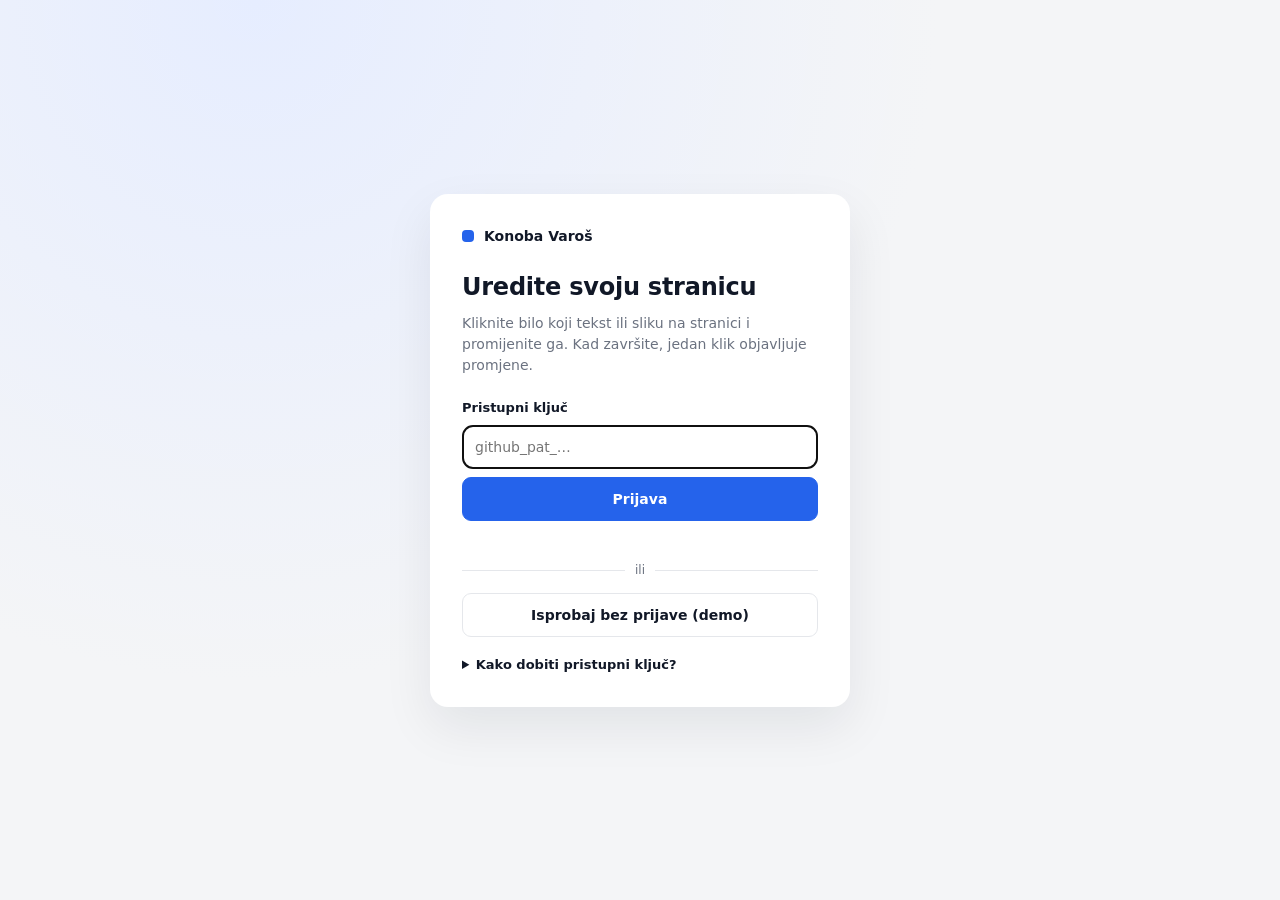
<file: uredi.html>
<!doctype html>
<html lang="hr">
<head>
<meta charset="utf-8">
<meta name="viewport" content="width=device-width, initial-scale=1">
<meta name="robots" content="noindex, nofollow">
<title>Uređivač stranice</title>
<link rel="stylesheet" href="cms/uredi.css">
</head>
<body>

<!-- PRIJAVA -->
<div class="login" id="login" hidden>
  <div class="card">
    <div class="brand"><span class="dot"></span><span id="lSite">Uređivač stranice</span></div>
    <h1>Uredite svoju stranicu</h1>
    <p>Kliknite bilo koji tekst ili sliku na stranici i promijenite ga. Kad završite, jedan klik objavljuje promjene.</p>
    <form id="lForm">
      <label for="lTok">Pristupni ključ</label>
      <input id="lTok" type="password" autocomplete="current-password" placeholder="github_pat_…" required>
      <button class="b primary" type="submit">Prijava</button>
      <p class="err" id="lErr" role="alert"></p>
    </form>
    <div class="or"><span>ili</span></div>
    <button class="b" id="lDemo" type="button">Isprobaj bez prijave (demo)</button>
    <details class="help"><summary>Kako dobiti pristupni ključ?</summary>
      <p>Pristupni ključ dobivate od svoje agencije. Ključ vrijedi samo za ovu stranicu i sprema se samo u ovom pregledniku. Na javnom ili tuđem računalu nakon rada kliknite <b>Odjava</b>.</p>
    </details>
  </div>
</div>

<!-- UREĐIVAČ -->
<div class="app" id="app" hidden>
  <header class="bar">
    <div class="brand"><span class="dot"></span><b id="siteName"></b></div>
    <nav class="tabs" id="tabs"></nav>
    <div class="grp" id="pageGrp">
      <select id="pageSel" aria-label="Stranica"></select>
      <div class="seg" role="group" aria-label="Prikaz">
        <button class="ib on" data-dev="d" title="Računalo"><svg viewBox="0 0 24 24"><rect x="3" y="4" width="18" height="12" rx="2"/><path d="M8 20h8M12 16v4"/></svg></button>
        <button class="ib" data-dev="m" title="Mobitel"><svg viewBox="0 0 24 24"><rect x="7" y="2" width="10" height="20" rx="2"/><path d="M11 18h2"/></svg></button>
      </div>
      <button class="ib" id="undo" title="Poništi (Ctrl+Z)" disabled><svg viewBox="0 0 24 24"><path d="M9 14 4 9l5-5"/><path d="M4 9h10a6 6 0 0 1 0 12h-3"/></svg></button>
      <button class="ib" id="redo" title="Ponovi (Ctrl+Shift+Z)" disabled><svg viewBox="0 0 24 24"><path d="m15 14 5-5-5-5"/><path d="M20 9H10a6 6 0 0 0 0 12h3"/></svg></button>
    </div>
    <div class="sp"></div>
    <span class="pill" id="pill">Učitavanje…</span>
    <button class="b primary" id="save" disabled>Spremi i objavi</button>
    <div class="menu">
      <button class="ib" id="menuBtn" title="Više"><svg viewBox="0 0 24 24"><circle cx="5" cy="12" r="1.5"/><circle cx="12" cy="12" r="1.5"/><circle cx="19" cy="12" r="1.5"/></svg></button>
      <div class="drop" id="drop" hidden>
        <a id="viewLive" target="_blank" rel="noopener">Otvori objavljenu stranicu</a>
        <button id="histBtn">Povijest izmjena</button>
        <button id="logout">Odjava</button>
      </div>
    </div>
  </header>
  <main class="main">
    <div class="stage" id="stage"><div class="frame-wrap" id="fw"><iframe id="frame" title="Pregled stranice"></iframe></div></div>
    <aside class="panel" id="panel"></aside>
  </main>
  <div class="demo-bar" id="demoBar" hidden>Demo način: izmjene možete isprobati, ali se ne spremaju. <a href="#" id="toLogin">Prijava</a></div>
</div>

<div class="modal" id="modal" hidden><div class="mbox"><h3 id="mT"></h3><p id="mP"></p><div class="mact" id="mA"></div></div></div>
<div class="toast" id="toast" role="status"></div>
<input type="file" id="file" accept="image/*" hidden>

<script src="cms/config.js"></script>
<script src="cms/i18n.js"></script>
<script src="cms/gh.js"></script>
<script src="cms/uredi.js"></script>
<script src="cms/vozila.js"></script>
</body>
</html>
</file>
<file: style.css>
/* Konoba Varoš – redizajn 2026 */
@font-face{font-family:Onest;src:url(fonts/onest-latin.woff2) format("woff2");font-weight:100 900;font-display:swap;unicode-range:U+0000-00FF,U+0131,U+0152-0153,U+02BB-02BC,U+02C6,U+02DA,U+02DC,U+2000-206F,U+2074,U+20AC,U+2122,U+2191,U+2193,U+2212,U+2215,U+FEFF,U+FFFD}
@font-face{font-family:Onest;src:url(fonts/onest-latin-ext.woff2) format("woff2");font-weight:100 900;font-display:swap;unicode-range:U+0100-02AF,U+0304,U+0308,U+0329,U+1E00-1E9F,U+1EF2-1EFF,U+2020,U+20A0-20AB,U+20AD-20C0,U+2113,U+2C60-2C7F,U+A720-A7FF}
@font-face{font-family:Playfair;src:url(fonts/playfair-normal-latin.woff2) format("woff2");font-weight:400 700;font-display:swap;unicode-range:U+0000-00FF,U+0131,U+0152-0153,U+02BB-02BC,U+02C6,U+02DA,U+02DC,U+2000-206F,U+20AC,U+2122,U+2191,U+2193,U+2212,U+2215,U+FEFF,U+FFFD}
@font-face{font-family:Playfair;src:url(fonts/playfair-normal-latin-ext.woff2) format("woff2");font-weight:400 700;font-display:swap;unicode-range:U+0100-02BA,U+02BD-02C5,U+02C7-02CC,U+02CE-02D7,U+02DD-02FF,U+0304,U+0308,U+0329,U+1D00-1DBF,U+1E00-1E9F,U+1EF2-1EFF,U+2020,U+20A0-20AB,U+20AD-20C4,U+2113,U+2C60-2C7F,U+A720-A7FF}
@font-face{font-family:Playfair;font-style:italic;src:url(fonts/playfair-italic-latin.woff2) format("woff2");font-weight:400 700;font-display:swap;unicode-range:U+0000-00FF,U+0131,U+0152-0153,U+02BB-02BC,U+02C6,U+02DA,U+02DC,U+2000-206F,U+20AC,U+2122,U+2191,U+2193,U+2212,U+2215,U+FEFF,U+FFFD}
@font-face{font-family:Playfair;font-style:italic;src:url(fonts/playfair-italic-latin-ext.woff2) format("woff2");font-weight:400 700;font-display:swap;unicode-range:U+0100-02BA,U+02BD-02C5,U+02C7-02CC,U+02CE-02D7,U+02DD-02FF,U+0304,U+0308,U+0329,U+1D00-1DBF,U+1E00-1E9F,U+1EF2-1EFF,U+2020,U+20A0-20AB,U+20AD-20C4,U+2113,U+2C60-2C7F,U+A720-A7FF}

:root{
  --ink:#1b211d; --ink2:#2c342f; --olive:#3d4a3f; --mute:#6f6a60; --line:#e4dccd;
  --stone:#f6f1e7; --stone2:#efe7d8; --paper:#fbf8f2; --terra:#b2452c; --terra2:#943520; --gold:#c9a96e;
  --r:6px; --wrap:1200px;
}
*{box-sizing:border-box;margin:0;padding:0}
html{scroll-behavior:smooth;-webkit-text-size-adjust:100%;scroll-padding-top:88px}
body{font:400 16px/1.65 Onest,system-ui,-apple-system,sans-serif;color:var(--ink);background:var(--paper);overflow-x:hidden}
img{max-width:100%;height:auto;display:block}
a{color:inherit;text-decoration:none}
button,input,select,textarea{font:inherit;color:inherit}
.wrap{max-width:var(--wrap);margin:0 auto;padding:0 24px}
.i{width:18px;height:18px;flex:none}
h1,h2,h3{font-family:Playfair,Georgia,serif;font-weight:600;line-height:1.05;letter-spacing:-.01em}
h2{font-size:clamp(32px,4vw,50px)}
h2 em,h1 em{font-style:italic;font-weight:500;color:var(--terra)}
section{padding:110px 0}
.kick{display:inline-flex;align-items:center;gap:12px;font-size:12px;font-weight:600;letter-spacing:.22em;text-transform:uppercase;color:var(--terra)}
.kick:before{content:"";width:28px;height:1px;background:currentColor}
.lead{font-size:18px;color:var(--ink2);max-width:600px}
.mute{color:var(--mute)}

/* gumbi */
.btn{display:inline-flex;align-items:center;justify-content:center;gap:10px;height:52px;padding:0 28px;border-radius:999px;font-weight:600;font-size:15px;border:1px solid transparent;cursor:pointer;transition:.2s;white-space:nowrap}
.btn-terra{background:var(--terra);color:#fff}.btn-terra:hover{background:var(--terra2)}
.btn-ink{background:var(--ink);color:#fff}.btn-ink:hover{background:#000}
.btn-line{border-color:rgba(255,255,255,.4);color:#fff}.btn-line:hover{background:rgba(255,255,255,.1)}
.btn-ghost{border-color:var(--ink);color:var(--ink)}.btn-ghost:hover{background:var(--ink);color:#fff}
.link{display:inline-flex;align-items:center;gap:8px;font-weight:600;border-bottom:1px solid currentColor;padding-bottom:2px}
.link:hover{color:var(--terra)}

/* zaglavlje */
.nav{position:fixed;top:0;left:0;right:0;z-index:50;transition:background .3s,box-shadow .3s}
.nav .wrap{display:flex;align-items:center;gap:28px;height:84px}
.nav.solid,.nav.always{background:rgba(251,248,242,.95);backdrop-filter:blur(10px);-webkit-backdrop-filter:blur(10px);box-shadow:0 1px 0 var(--line)}
.logo{display:flex;align-items:center;gap:12px;color:#fff}
.logo img{height:52px;width:auto}
.logo .dk{display:none}
.nav.solid .logo .lt,.nav.always .logo .lt{display:none}
.nav.solid .logo .dk,.nav.always .logo .dk{display:block}
.menu{display:flex;gap:4px;list-style:none;margin-left:auto}
.menu a{display:block;padding:10px 14px;font-weight:500;font-size:15px;color:#fff;border-radius:999px;white-space:nowrap}
.nav.solid .menu a,.nav.always .menu a{color:var(--ink2)}
.menu a:hover,.menu a.on{background:rgba(255,255,255,.14)}
.nav.solid .menu a:hover,.nav.solid .menu a.on,.nav.always .menu a:hover,.nav.always .menu a.on{background:var(--stone2)}
.nav .cta{display:flex;gap:10px;align-items:center}
.nav .tel{display:inline-flex;align-items:center;gap:8px;font-weight:600;color:#fff}
.nav.solid .tel,.nav.always .tel{color:var(--ink)}
.nav .btn{height:46px;padding:0 22px}
.burger{display:none;width:46px;height:46px;border-radius:50%;border:1px solid rgba(255,255,255,.4);background:transparent;color:#fff;place-items:center;cursor:pointer}
.nav.solid .burger,.nav.always .burger{border-color:var(--line);color:var(--ink)}

/* hero */
.hero{position:relative;min-height:100svh;display:flex;align-items:flex-end;color:#fff;background:#111 url(img/konoba-varos-galerija-0254.jpg) center 60%/cover;padding:0}
.hero:before{content:"";position:absolute;inset:0;background:linear-gradient(180deg,rgba(17,20,18,.55) 0%,rgba(17,20,18,.15) 35%,rgba(17,20,18,.85) 100%)}
.hero .wrap{position:relative;width:100%;padding-top:140px;padding-bottom:72px}
.hero .kick{color:var(--gold)}
.hero h1{font-size:clamp(42px,6.6vw,86px);max-width:900px;margin:20px 0 22px}
.hero h1 em{color:#f0c9a4}
.hero p{font-size:19px;max-width:560px;color:#e8e2d6}
.hero .acts{display:flex;gap:12px;flex-wrap:wrap;margin-top:34px}
.facts{position:relative;display:grid;grid-template-columns:repeat(3,1fr);margin-top:64px;border-top:1px solid rgba(255,255,255,.25)}
.facts div{padding:22px 24px 0 0;display:flex;gap:14px;align-items:flex-start}
.facts .i{width:22px;height:22px;color:var(--gold);margin-top:3px}
.facts small{display:block;font-size:12px;letter-spacing:.14em;text-transform:uppercase;color:#bdb6a8}
.facts b{font-weight:500}

/* o nama */
.about{display:grid;grid-template-columns:1fr 1.05fr;gap:80px;align-items:center}
.about .pics{position:relative;padding:0 60px 60px 0}
.about .pics img{border-radius:var(--r);width:100%;aspect-ratio:4/5;object-fit:cover}
.about .pics img+img{position:absolute;right:0;bottom:0;width:48%;aspect-ratio:3/4;border:8px solid var(--paper)}
.about .pics .badge{position:absolute;left:-18px;top:28px;background:var(--terra);color:#fff;padding:18px 22px;border-radius:var(--r);font-family:Playfair,Georgia,serif;line-height:1}
.about .pics .badge b{display:block;font-size:40px;font-weight:600}
.about .pics .badge span{font-family:Onest,sans-serif;font-size:12px;letter-spacing:.14em;text-transform:uppercase}
.about h2{margin:18px 0 24px}
.about p+p{margin-top:16px}
.about .sig{margin-top:28px;display:flex;gap:28px;flex-wrap:wrap}

/* peka */
.peka{background:var(--ink);color:#f3ede2;position:relative;overflow:hidden}
.peka .wrap{display:grid;grid-template-columns:1fr 1fr;gap:72px;align-items:center}
.peka h2{color:#fff;margin:18px 0 18px}
.peka .kick{color:var(--gold)}
.peka p{color:#c9c2b4}
.peka .ph{border-radius:var(--r);overflow:hidden;aspect-ratio:1/1}
.peka .ph img{width:100%;height:100%;object-fit:cover}
.plist{list-style:none;margin:30px 0;border-top:1px solid rgba(255,255,255,.12)}
.plist li{display:flex;align-items:baseline;gap:14px;padding:18px 0;border-bottom:1px solid rgba(255,255,255,.12)}
.plist b{font-family:Playfair,Georgia,serif;font-size:22px;font-weight:600;color:#fff}
.plist span{color:#a9a294;font-size:14px}
.plist .dots{flex:1;border-bottom:1px dotted rgba(255,255,255,.25);transform:translateY(-6px)}
.plist .pr{font-family:Playfair,Georgia,serif;font-size:21px;color:var(--gold);white-space:nowrap}
.note{display:flex;gap:10px;align-items:center;font-size:14px;color:var(--gold)}

/* jelovnik – kategorije */
.cats{display:grid;grid-template-columns:repeat(4,1fr);gap:16px;margin-top:44px}
.cat{position:relative;border-radius:var(--r);overflow:hidden;aspect-ratio:3/4;color:#fff;display:flex;align-items:flex-end;padding:22px}
.cat img{position:absolute;inset:0;width:100%;height:100%;object-fit:cover;transition:transform .6s}
.cat:after{content:"";position:absolute;inset:0;background:linear-gradient(180deg,transparent 45%,rgba(17,20,18,.85))}
.cat:hover img{transform:scale(1.05)}
.cat div{position:relative;z-index:1}
.cat h3{font-size:26px}
.cat span{font-size:14px;color:#ddd5c6}
.sh{display:flex;justify-content:space-between;align-items:flex-end;gap:24px}
.sh p{margin-top:14px}

/* proslave */
.events{background:var(--stone)}
.events .wrap{display:grid;grid-template-columns:1.1fr 1fr;gap:72px;align-items:center}
.events .ph{display:grid;grid-template-columns:1fr 1fr;gap:14px}
.events .ph img{border-radius:var(--r);aspect-ratio:4/5;object-fit:cover;width:100%}
.events .ph img:last-child{margin-top:48px}
.events h2{margin:18px 0 20px}
.ticks{list-style:none;margin:26px 0 32px;display:grid;gap:12px}
.ticks li{display:flex;gap:12px;align-items:center}
.ticks .i{color:var(--terra)}

/* recenzije */
.revs{display:grid;grid-template-columns:repeat(2,1fr);gap:20px;margin-top:44px}
.rev{background:#fff;border:1px solid var(--line);border-radius:var(--r);padding:32px}
.rev .st{color:var(--gold);letter-spacing:3px;font-size:15px}
.rev blockquote{font-family:Playfair,Georgia,serif;font-style:italic;font-size:19px;line-height:1.5;margin:14px 0 18px;color:var(--ink2)}
.rev cite{font-style:normal;font-weight:600;font-size:14px}
.rev cite span{color:var(--mute);font-weight:400}

/* galerija */
.gal{display:grid;grid-template-columns:repeat(4,1fr);grid-auto-rows:220px;gap:12px;grid-auto-flow:dense;margin-top:44px}
.gal a{border-radius:var(--r);overflow:hidden;display:block;cursor:zoom-in}
.gal img{width:100%;height:100%;object-fit:cover;transition:transform .6s}
.gal a:hover img{transform:scale(1.05)}
.gal a.t{grid-row:span 2}
.gal a.w{grid-column:span 2}
.lb{position:fixed;inset:0;z-index:100;background:rgba(10,12,11,.95);display:none;align-items:center;justify-content:center;padding:60px 20px}
.lb.open{display:flex}
.lb img{max-height:100%;max-width:100%;border-radius:4px}
.lb button{position:absolute;width:52px;height:52px;border-radius:50%;border:1px solid rgba(255,255,255,.3);background:rgba(0,0,0,.3);color:#fff;font-size:26px;cursor:pointer;display:grid;place-items:center}
.lb .x{top:16px;right:16px}.lb .p{left:16px;top:50%;transform:translateY(-50%)}.lb .n{right:16px;top:50%;transform:translateY(-50%)}
.lb .c{position:absolute;bottom:18px;left:0;right:0;text-align:center;color:#bbb;font-size:14px}

/* rezervacija / kontakt */
.book{background:var(--ink);color:#f3ede2}
.book .wrap{display:grid;grid-template-columns:1fr 1fr;gap:72px}
.book h2{color:#fff;margin:18px 0 18px}
.book .kick{color:var(--gold)}
.book p.lead{color:#c9c2b4}
.info{display:grid;gap:12px;margin-top:34px}
.info a,.info div{display:flex;gap:16px;align-items:center;padding:18px 20px;border:1px solid rgba(255,255,255,.12);border-radius:var(--r)}
.info a:hover{border-color:var(--gold)}
.info .ic{width:44px;height:44px;border-radius:50%;background:rgba(201,169,110,.15);color:var(--gold);display:grid;place-items:center;flex:none}
.info small{display:block;font-size:12px;letter-spacing:.12em;text-transform:uppercase;color:#9a9385}
.form{background:var(--paper);color:var(--ink);border-radius:var(--r);padding:36px}
.form h3{font-size:28px}
.form p.s{color:var(--mute);font-size:14px;margin:6px 0 22px}
.fr{display:grid;grid-template-columns:1fr 1fr;gap:12px}
.fr3{grid-template-columns:1fr 1fr 1fr}
.fi{display:flex;flex-direction:column;gap:6px;margin-bottom:12px}
.fi label{font-size:13px;font-weight:600}
.fi input,.fi select,.fi textarea{border:1px solid var(--line);border-radius:var(--r);padding:12px 14px;background:#fff;outline:0;font-size:15px;width:100%}
.fi input:focus,.fi select:focus,.fi textarea:focus{border-color:var(--ink)}
.fi textarea{min-height:96px;resize:vertical}
.chk{display:flex;gap:10px;font-size:13px;color:var(--mute);margin:4px 0 18px;align-items:flex-start}
.chk input{margin-top:3px;accent-color:var(--terra)}
.form .btn{width:100%}
.ok{display:none;padding:14px;border-radius:var(--r);background:#e9f2e6;color:#2f6b31;font-weight:600;margin-top:12px;font-size:14px}

/* podnožje */
footer{background:#121613;color:#9c9789;font-size:14px;padding:72px 0 28px}
footer .wrap{display:grid;grid-template-columns:1.4fr 1fr 1fr 1fr;gap:36px}
footer img{height:64px;width:auto;margin-bottom:18px}
footer h4{color:#fff;font-family:Playfair,Georgia,serif;font-size:19px;font-weight:600;margin-bottom:14px}
footer ul{list-style:none;display:grid;gap:8px}
footer a:hover{color:#fff}
footer .bot{grid-column:1/-1;border-top:1px solid #262b27;padding-top:22px;margin-top:20px;display:flex;justify-content:space-between;gap:16px;flex-wrap:wrap}
.fab{display:none}

/* JELOVNIK stranica */
.phead{position:relative;color:#fff;padding:180px 0 80px;background:#111 url(img/konoba-varos-galerija-9798.jpg) center/cover}
.phead:before{content:"";position:absolute;inset:0;background:linear-gradient(180deg,rgba(17,20,18,.7),rgba(17,20,18,.8))}
.phead .wrap{position:relative}
.phead h1{font-size:clamp(46px,7vw,84px);margin-top:14px}
.phead p{color:#ddd5c6;max-width:560px;margin-top:12px;font-size:18px}
.phead .kick{color:var(--gold)}
.mtabs{position:sticky;top:84px;z-index:20;background:rgba(251,248,242,.97);backdrop-filter:blur(8px);border-bottom:1px solid var(--line)}
.mtabs .wrap{display:flex;gap:8px;align-items:center;overflow-x:auto;scrollbar-width:none;height:64px}
.mtabs .wrap::-webkit-scrollbar{display:none}
.mtabs a{flex:none;padding:8px 14px;border-radius:999px;font-size:14px;font-weight:500;color:var(--ink2);white-space:nowrap}
.mtabs a.on{background:var(--ink);color:#fff}
.mtabs .sep{flex:none;width:1px;height:24px;background:var(--line);margin:0 6px}
.msearch{flex:none;display:flex;align-items:center;gap:8px;border:1px solid var(--line);border-radius:999px;padding:0 14px;height:40px;margin-right:6px;background:#fff}
.msearch input{border:0;outline:0;background:transparent;width:150px;font-size:14px}
.mgroup{padding:56px 0 8px}
.mgroup>h2{font-size:clamp(34px,4vw,48px);margin-bottom:6px}
.mgroup>p{color:var(--mute);margin-bottom:22px}
.mitems{display:grid;grid-template-columns:1fr 1fr;gap:0 56px}
.mi{padding:18px 0;border-bottom:1px solid var(--line)}
.mi .t{display:flex;align-items:baseline;gap:12px}
.mi h3{font-size:19px;font-weight:600}
.mi .dots{flex:1;border-bottom:1px dotted #c9bfae;transform:translateY(-6px)}
.mi .pr{font-family:Playfair,Georgia,serif;font-size:19px;font-weight:600;color:var(--terra);white-space:nowrap}
.mi p{font-size:14px;color:var(--mute);margin-top:2px}
.mempty{display:none;text-align:center;padding:60px 0;color:var(--mute)}
.mbreak{margin-top:72px;padding-top:40px;border-top:2px solid var(--ink)}

/* GALERIJA stranica */
.gal.big{grid-auto-rows:260px}

/* animacija */
.rv{opacity:0;transform:translateY(20px);transition:opacity .8s,transform .8s}
.rv.in{opacity:1;transform:none}
@media (prefers-reduced-motion:reduce){.rv{opacity:1;transform:none;transition:none}html{scroll-behavior:auto}}

/* ---------- responsive ---------- */
@media (max-width:1100px){
  .menu{display:none}
  .burger{display:grid}
  .nav .cta{margin-left:auto}
  .menu.open{display:flex;flex-direction:column;position:absolute;top:84px;left:0;right:0;background:var(--paper);padding:12px 16px 22px;border-bottom:1px solid var(--line);box-shadow:0 20px 40px rgba(0,0,0,.08)}
  .menu.open a{color:var(--ink);padding:14px 16px;font-size:18px}
  .about,.peka .wrap,.events .wrap,.book .wrap{grid-template-columns:1fr;gap:48px}
  .cats{grid-template-columns:repeat(2,1fr)}
  .gal{grid-template-columns:repeat(3,1fr)}
  footer .wrap{grid-template-columns:1fr 1fr}
}
@media (max-width:700px){
  .wrap{padding:0 16px}
  section{padding:72px 0}
  .nav .wrap{height:72px;gap:12px}
  .logo img{height:42px}
  .nav .tel span,.nav .cta .btn{display:none}
  .hero .wrap{padding-bottom:40px}
  .hero p{font-size:17px}
  .hero .btn{flex:1}
  .facts{grid-template-columns:1fr;margin-top:36px}
  .facts div{padding:14px 0 0}
  .about .pics{padding:0 32px 40px 0}
  .about .pics .badge{left:0}
  .cats{grid-template-columns:1fr 1fr;gap:10px}.cat{padding:14px}.cat h3{font-size:20px}
  .revs{grid-template-columns:1fr}.rev{padding:24px}.rev blockquote{font-size:17px}
  .gal,.gal.big{grid-template-columns:1fr 1fr;grid-auto-rows:150px;gap:8px}
  .gal a.w{grid-column:span 2}
  .fr,.fr3{grid-template-columns:1fr}
  .form{padding:24px 18px}
  footer .wrap{grid-template-columns:1fr}
  .sh{flex-direction:column;align-items:flex-start}
  .mtabs{top:72px}
  .mitems{grid-template-columns:1fr}
  .mi h3{font-size:18px}
  .phead{padding:130px 0 56px}
  .fab{display:flex;position:fixed;left:12px;right:12px;bottom:12px;z-index:60;gap:8px}
  .fab .btn{flex:1;height:52px;box-shadow:0 10px 30px rgba(0,0,0,.3)}
  body{padding-bottom:76px}
  .plist b{font-size:19px}
}
</file>
<file: cms/uredi.css>
/* Uređivač stranice – sučelje */
:root{--bg:#f4f5f7;--card:#fff;--ink:#111827;--mute:#6b7280;--line:#e5e7eb;--acc:#2563eb;--acc2:#1d4ed8;--ok:#16a34a;--warn:#d97706;--err:#dc2626}
*{box-sizing:border-box;margin:0;padding:0}
html,body{height:100%}
body{font:14px/1.5 system-ui,-apple-system,"Segoe UI",sans-serif;color:var(--ink);background:var(--bg)}
button,input,select,textarea{font:inherit;color:inherit}
[hidden]{display:none!important}
svg{width:18px;height:18px;fill:none;stroke:currentColor;stroke-width:1.8;stroke-linecap:round;stroke-linejoin:round;flex:none}

.b{display:inline-flex;align-items:center;justify-content:center;gap:8px;height:36px;padding:0 14px;border-radius:9px;border:1px solid var(--line);background:#fff;font-weight:600;cursor:pointer;white-space:nowrap}
.b:hover{border-color:#c7cbd1}
.b.primary{background:var(--acc);border-color:var(--acc);color:#fff}.b.primary:hover{background:var(--acc2)}
.b.primary:disabled{background:#9db6ef;border-color:#9db6ef;cursor:default}
.b.danger{color:var(--err)}.b.danger:hover{border-color:var(--err)}
.b.sm{height:32px;padding:0 10px;font-size:13px}
.ib{width:36px;height:36px;border-radius:9px;border:1px solid transparent;background:transparent;display:grid;place-items:center;cursor:pointer;color:#374151}
.ib:hover{background:#eef0f3}.ib.on{background:#e8efff;color:var(--acc)}.ib:disabled{opacity:.35;cursor:default;background:none}

/* prijava */
.login{min-height:100%;display:grid;place-items:center;padding:24px;background:radial-gradient(circle at 20% 0,#e6edff,transparent 50%),var(--bg)}
.login .card{width:100%;max-width:420px;background:#fff;border-radius:18px;padding:32px;box-shadow:0 20px 50px rgba(17,24,39,.08)}
.brand{display:flex;align-items:center;gap:10px;font-weight:700}
.dot{width:12px;height:12px;border-radius:4px;background:var(--acc)}
.login h1{font-size:24px;margin:22px 0 8px;letter-spacing:-.01em}
.login p{color:var(--mute)}
.login form{margin-top:22px;display:grid;gap:8px}
.login label{font-weight:600;font-size:13px}
.login input{height:44px;border:1px solid var(--line);border-radius:10px;padding:0 12px}
.login .b{height:44px;width:100%}
.err{color:var(--err);font-size:13px;min-height:18px}
.or{display:flex;align-items:center;gap:10px;color:var(--mute);font-size:12px;margin:14px 0}
.or:before,.or:after{content:"";flex:1;height:1px;background:var(--line)}
.help{margin-top:18px;font-size:13px;color:var(--mute)}
.help summary{cursor:pointer;font-weight:600;color:var(--ink)}
.help p{margin-top:8px}

/* aplikacija */
.app{height:100%;display:flex;flex-direction:column}
.bar{display:flex;align-items:center;gap:10px;padding:8px 12px;background:#fff;border-bottom:1px solid var(--line);flex-wrap:wrap}
.bar .brand{padding-right:6px}
.tabs{display:flex;gap:2px;background:#f1f2f4;border-radius:10px;padding:3px}
.tabs a,.tabs button{border:0;background:none;padding:6px 12px;border-radius:8px;font-weight:600;color:#4b5563;cursor:pointer;text-decoration:none}
.tabs .on{background:#fff;color:var(--ink);box-shadow:0 1px 2px rgba(0,0,0,.08)}
.grp{display:flex;align-items:center;gap:6px}
.grp select{height:36px;border:1px solid var(--line);border-radius:9px;padding:0 10px;background:#fff;font-weight:600;max-width:240px}
.seg{display:flex;background:#f1f2f4;border-radius:10px;padding:2px}
.sp{flex:1}
.pill{font-size:12px;font-weight:600;padding:6px 10px;border-radius:999px;background:#f1f2f4;color:#4b5563;white-space:nowrap}
.pill.dirty{background:#fff4e5;color:var(--warn)}
.pill.busy{background:#e8efff;color:var(--acc)}
.pill.ok{background:#e7f6ec;color:var(--ok)}
.pill.err{background:#fde8e8;color:var(--err)}
.pill a{color:inherit}
.menu{position:relative}
.drop{position:absolute;right:0;top:42px;background:#fff;border:1px solid var(--line);border-radius:12px;box-shadow:0 12px 30px rgba(0,0,0,.1);padding:6px;min-width:220px;z-index:20;display:grid}
.drop a,.drop button{display:block;text-align:left;padding:9px 12px;border-radius:8px;border:0;background:none;cursor:pointer;color:var(--ink);text-decoration:none}
.drop a:hover,.drop button:hover{background:#f3f4f6}

.main{flex:1;display:flex;min-height:0}
.stage{flex:1;overflow:auto;display:flex;justify-content:center;padding:16px;min-width:0}
.frame-wrap{width:100%;height:100%;background:#fff;border-radius:12px;overflow:hidden;box-shadow:0 1px 3px rgba(0,0,0,.08),0 10px 30px rgba(0,0,0,.05);transition:width .25s}
.frame-wrap.m{width:390px;flex:none}
#frame{width:100%;height:100%;border:0;display:block}
.panel{width:320px;flex:none;background:#fff;border-left:1px solid var(--line);overflow:auto;padding:16px}
.demo-bar{background:#fff7e6;color:#92400e;text-align:center;padding:8px;font-size:13px;border-top:1px solid #fde3b0}
.demo-bar a{color:inherit;font-weight:700}

/* panel */
.ph{font-size:11px;font-weight:700;letter-spacing:.06em;text-transform:uppercase;color:var(--mute);margin:18px 0 8px}
.ph:first-child{margin-top:0}
.crumbs{display:flex;flex-wrap:wrap;gap:4px;margin-bottom:12px}
.crumbs button{border:1px solid var(--line);background:#fff;border-radius:999px;padding:3px 9px;font-size:12px;cursor:pointer;color:#4b5563}
.crumbs button.on{background:var(--acc);border-color:var(--acc);color:#fff}
.kind{font-size:18px;font-weight:700;margin-bottom:4px}
.hint{color:var(--mute);font-size:13px;margin-bottom:12px}
.acts{display:grid;grid-template-columns:1fr 1fr;gap:6px}
.acts .b{justify-content:flex-start}
.adds{display:grid;grid-template-columns:repeat(3,1fr);gap:6px}
.adds button{display:flex;flex-direction:column;align-items:center;gap:4px;padding:10px 4px;border:1px solid var(--line);border-radius:10px;background:#fff;cursor:pointer;font-size:12px;font-weight:600}
.adds button:hover{border-color:var(--acc);color:var(--acc)}
.fmt{display:flex;gap:4px;margin-bottom:6px}
.fmt button{width:36px;height:34px;border:1px solid var(--line);border-radius:8px;background:#fff;cursor:pointer;font-weight:700}
.fld{display:grid;gap:5px;margin-bottom:10px}
.fld label{font-size:12px;font-weight:600;color:#374151}
.fld input,.fld textarea,.fld select{border:1px solid var(--line);border-radius:9px;padding:8px 10px;width:100%;background:#fff}
.fld textarea{min-height:76px;resize:vertical}
.fld small{color:var(--mute);font-size:12px}
.chkl{display:flex;gap:8px;align-items:center;font-size:13px;margin-bottom:10px}
.imgprev{width:100%;aspect-ratio:16/10;border-radius:10px;background:#f3f4f6 center/cover no-repeat;border:1px solid var(--line);margin-bottom:8px}
.quick{display:flex;flex-wrap:wrap;gap:4px;margin-top:2px}
.quick button{border:1px solid var(--line);background:#fff;border-radius:999px;padding:2px 8px;font-size:12px;cursor:pointer}
.outline{display:grid;gap:4px}
.orow{display:flex;align-items:center;gap:4px;border:1px solid var(--line);border-radius:10px;padding:4px 4px 4px 10px;cursor:pointer;background:#fff}
.orow:hover{border-color:#c7cbd1}
.orow span{flex:1;min-width:0;white-space:nowrap;overflow:hidden;text-overflow:ellipsis;font-weight:600;font-size:13px}
.orow.off span{color:#9ca3af;text-decoration:line-through}
.orow .ib{width:28px;height:28px}
.orow .ib svg{width:15px;height:15px}
.empty{color:var(--mute);text-align:center;padding:30px 10px}
.tip{background:#f3f6ff;border-radius:10px;padding:12px;color:#374151;font-size:13px;margin-bottom:14px}

.hist{display:grid;gap:6px}
.hrow{border:1px solid var(--line);border-radius:10px;padding:10px}
.hrow b{display:block;font-size:13px}
.hrow small{color:var(--mute)}
.hrow .b{margin-top:8px}

.modal{position:fixed;inset:0;background:rgba(17,24,39,.4);display:grid;place-items:center;z-index:100;padding:20px}
.mbox{background:#fff;border-radius:16px;padding:24px;max-width:440px;width:100%}
.mbox h3{font-size:18px;margin-bottom:8px}
.mbox p{color:#4b5563}
.mact{display:flex;gap:8px;justify-content:flex-end;margin-top:20px;flex-wrap:wrap}
.toast{position:fixed;left:50%;bottom:24px;transform:translateX(-50%) translateY(20px);background:#111827;color:#fff;padding:10px 16px;border-radius:10px;opacity:0;transition:.25s;pointer-events:none;z-index:200;max-width:90vw}
.toast.show{opacity:1;transform:translateX(-50%)}
.toast.err{background:var(--err)}

/* vozila (ugrađeni upravitelj) */
.vm{flex:1;overflow:auto;padding:20px}
.vm-in{max-width:1100px;margin:0 auto}
.vm-top{display:flex;gap:10px;align-items:center;margin-bottom:16px;flex-wrap:wrap}
.vm-top h2{font-size:20px;margin-right:auto}
.vm-top input{height:36px;border:1px solid var(--line);border-radius:9px;padding:0 12px;min-width:220px}
.vlist{display:grid;gap:8px}
.vrow{display:grid;grid-template-columns:96px 1fr auto auto;gap:14px;align-items:center;background:#fff;border:1px solid var(--line);border-radius:12px;padding:8px 12px 8px 8px}
.vrow img{width:96px;height:64px;object-fit:cover;border-radius:8px;background:#f3f4f6}
.vrow b{display:block}
.vrow small{color:var(--mute)}
.vrow .pr{font-weight:700;font-size:16px;white-space:nowrap}
.vform{background:#fff;border:1px solid var(--line);border-radius:14px;padding:20px}
.vgrid{display:grid;grid-template-columns:repeat(3,1fr);gap:10px 14px}
.vgrid .w2{grid-column:span 2}.vgrid .w3{grid-column:1/-1}
.vimgs{display:flex;gap:8px;flex-wrap:wrap}
.vimgs .t{position:relative;width:120px;height:84px;border-radius:8px;overflow:hidden;background:#f3f4f6}
.vimgs .t img{width:100%;height:100%;object-fit:cover}
.vimgs .t button{position:absolute;top:4px;right:4px;width:24px;height:24px;border-radius:50%;border:0;background:rgba(0,0,0,.6);color:#fff;cursor:pointer}
.vimgs .add{width:120px;height:84px;border:2px dashed var(--line);border-radius:8px;background:#fff;cursor:pointer;color:var(--mute);font-weight:600}

@media (max-width:900px){
  .panel{position:fixed;right:0;bottom:0;left:0;top:auto;width:auto;max-height:46vh;border-left:0;border-top:1px solid var(--line);box-shadow:0 -10px 30px rgba(0,0,0,.08);z-index:10}
  .stage{padding:8px 8px 46vh}
  .bar .brand b{display:none}
  .vgrid{grid-template-columns:1fr 1fr}
  .vrow{grid-template-columns:72px 1fr auto}.vrow img{width:72px;height:52px}.vrow .pr{display:none}
}
.fld{align-content:start}
.vform .quick{gap:4px 14px}.vform .chkl{white-space:nowrap}
.app.vmode #save,.app.vmode #pill{display:none}
.outline{grid-template-columns:minmax(0,1fr)}
</file>
